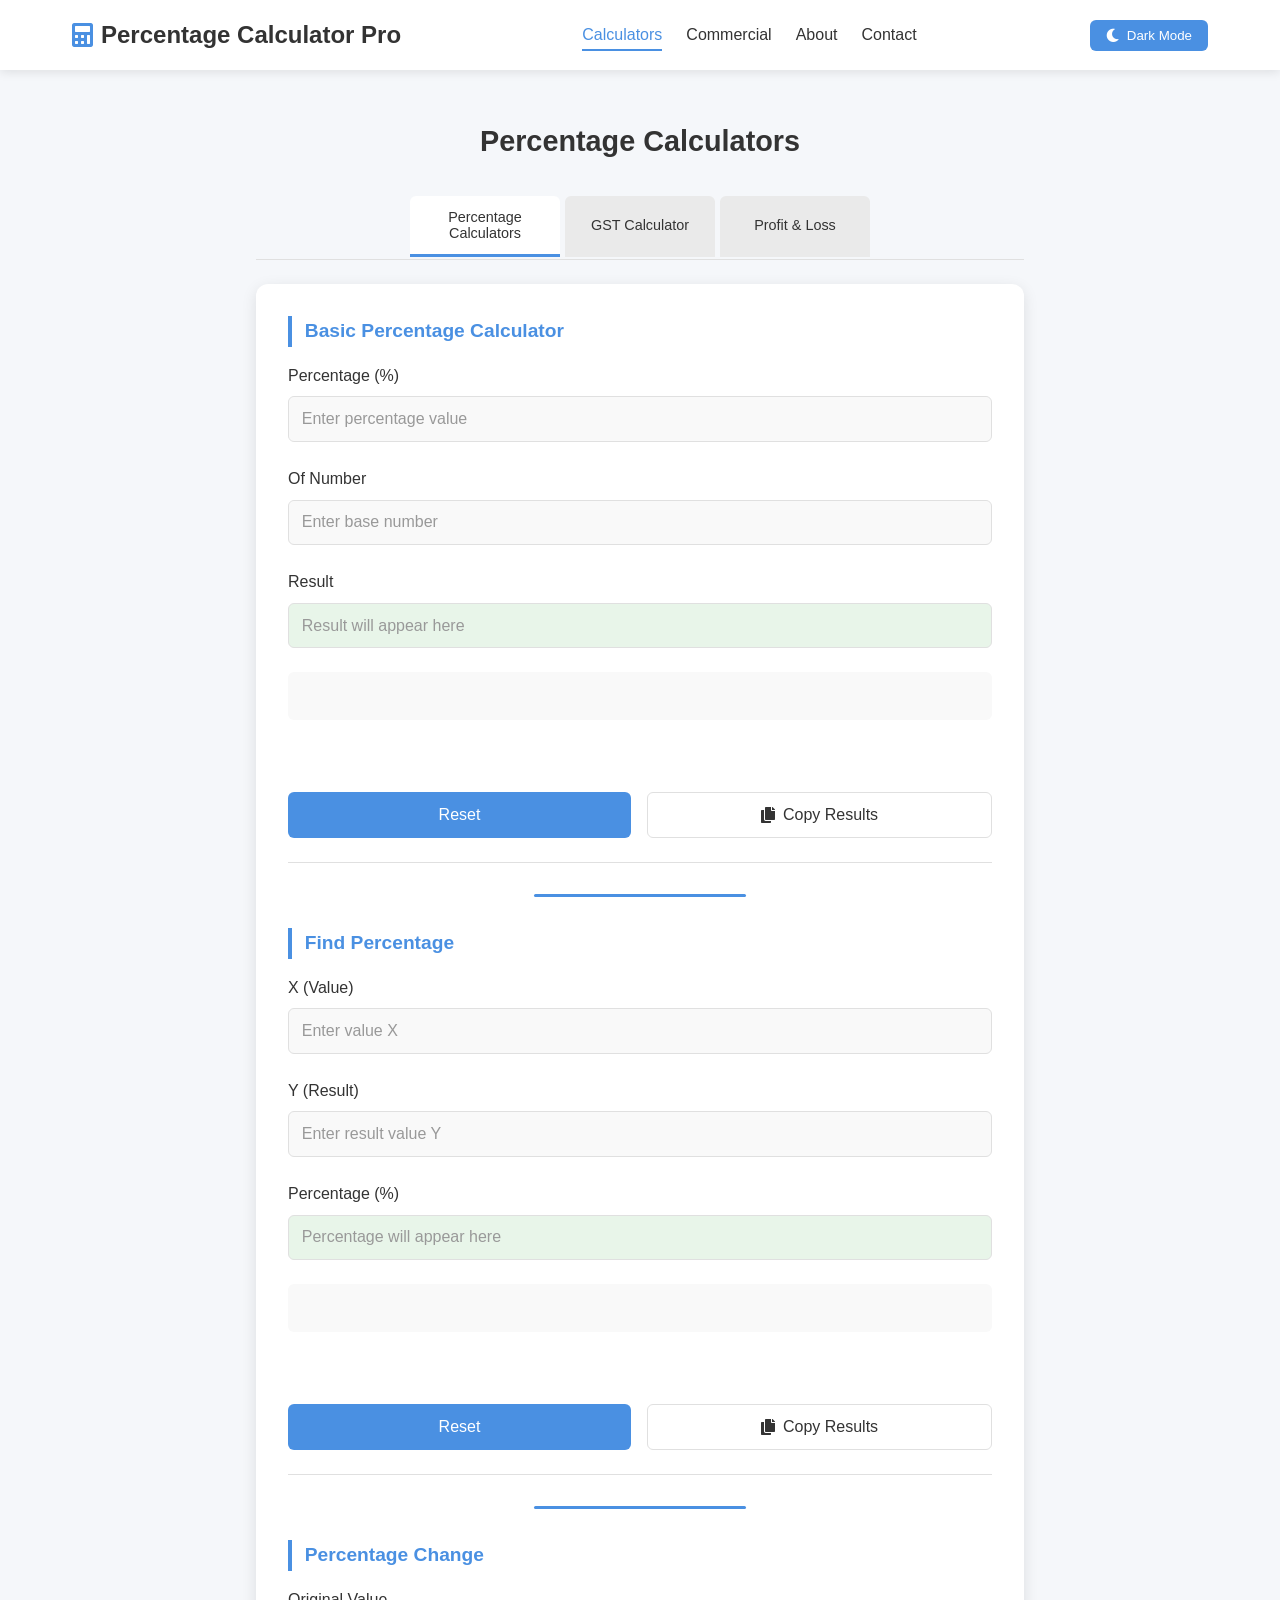
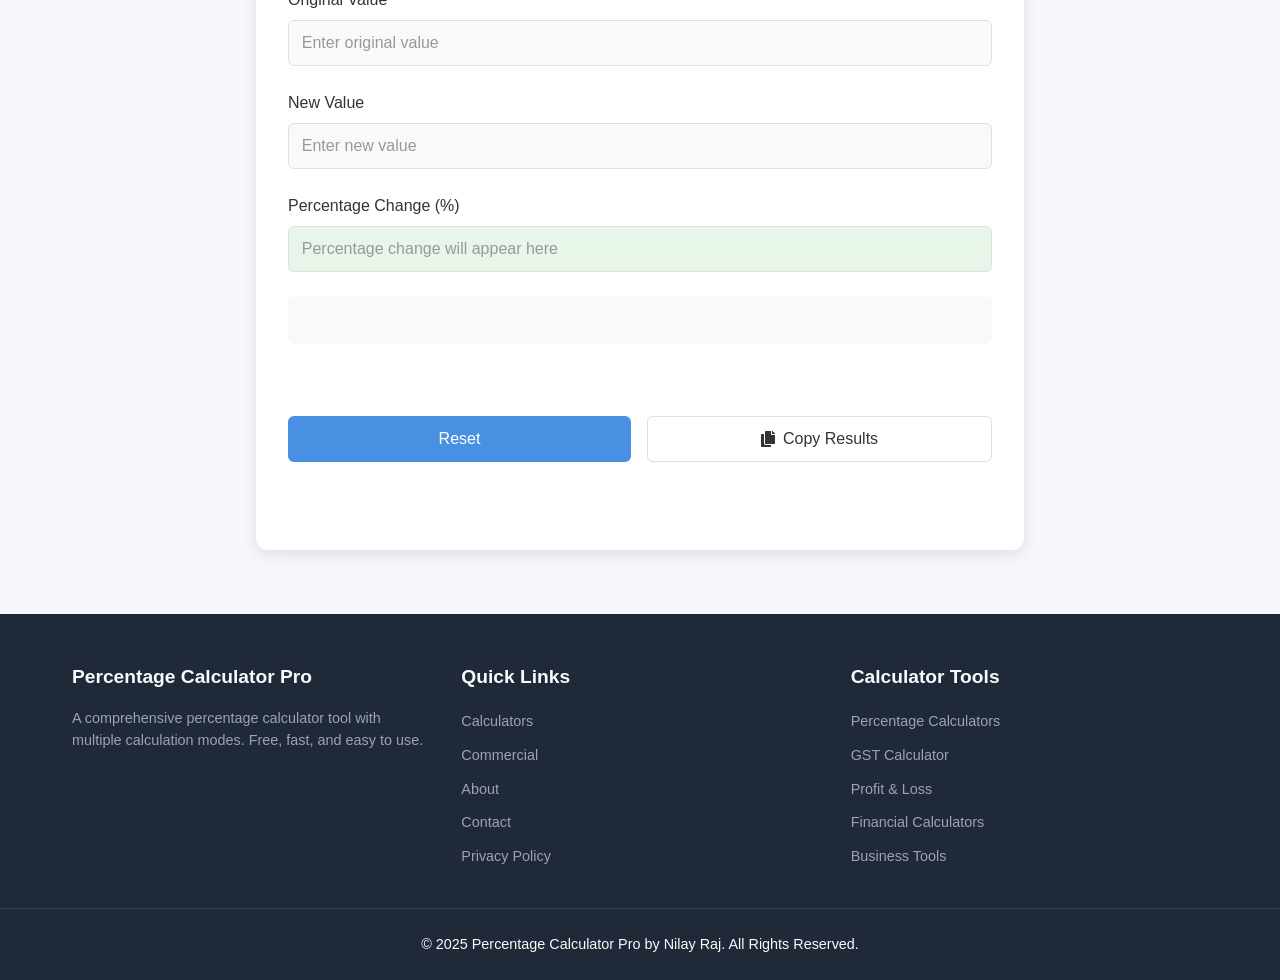
<file: index.html>
<!DOCTYPE html>
<html lang="en">
<head>
    <meta charset="UTF-8">
    <meta name="viewport" content="width=device-width, initial-scale=1.0">
    <title>Percentage Calculator Pro</title>
    <meta name="description" content="A comprehensive percentage and tax calculator with multiple calculation modes, GST calculator, and more.">
    <link rel="stylesheet" href="styles.css">
    <link rel="stylesheet" href="https://cdnjs.cloudflare.com/ajax/libs/font-awesome/5.15.4/css/all.min.css">
</head>
<body class="light-mode">
    <!-- Header -->
    <header class="site-header">
        <div class="header-content">
            <div class="logo">
                <h1><i class="fas fa-calculator"></i> Percentage Calculator Pro</h1>
            </div>
            <nav class="main-nav">
                <ul>
                    <li><a href="index.html" class="active">Calculators</a></li>
                    <li><a href="commercial.html">Commercial</a></li>
                    <li><a href="about.html">About</a></li>
                    <li><a href="contact.html">Contact</a></li>
                </ul>
            </nav>
            <div class="theme-toggle">
                <button id="theme-toggle-btn">
                    <i class="fas fa-moon"></i>
                    <span>Dark Mode</span>
                </button>
            </div>
        </div>
    </header>
    
    <div class="container">
        <h2 class="page-title">Percentage Calculators</h2>
        
        <div class="calculator-tabs">
            <button class="tab-btn active" data-tab="percentage-calculators">Percentage Calculators</button>
            <button class="tab-btn" data-tab="gst-calculator">GST Calculator</button>
            <button class="tab-btn" data-tab="profit-loss-calculator">Profit & Loss</button>
        </div>
        
        <!-- Combined Percentage Calculators Section -->
        <div class="calculator-card tab-content active" id="percentage-calculators-tab">
            <!-- Basic Percentage Calculator Section -->
            <div id="basic-section" class="calculator-section">
                <h3>Basic Percentage Calculator</h3>
                <div class="input-group">
                    <label for="percentage">Percentage (%)</label>
                    <div class="input-container">
                        <input type="text" id="percentage" placeholder="Enter percentage value">

                    </div>
                </div>
                
                <div class="input-group">
                    <label for="baseNumber">Of Number</label>
                    <div class="input-container">
                        <input type="text" id="baseNumber" placeholder="Enter base number">

                    </div>
                </div>
                
                <div class="input-group">
                    <label for="result">Result</label>
                    <div class="input-container">
                        <input type="text" id="result" placeholder="Result will appear here" class="result-field">

                    </div>
                </div>
                
                <div class="summary" id="calculation-summary">
                    <!-- Summary will appear here -->
                </div>
                
                <div class="error-message" id="error-message"></div>
                
                <div class="button-group">
                    <button id="reset-btn" class="reset-btn">Reset</button>
                    <button id="copy-btn" class="copy-btn"><i class="fas fa-copy"></i> Copy Results</button>
                </div>
            </div>
            
            <div class="section-divider"></div>
            
            <!-- Find Percentage Section -->
            <div id="find-percentage-section" class="calculator-section">
                <h3>Find Percentage</h3>
                <div class="input-group">
                    <label for="find-percentage-x">X (Value)</label>
                    <div class="input-container">
                        <input type="text" id="find-percentage-x" placeholder="Enter value X">

                    </div>
                </div>
                
                <div class="input-group">
                    <label for="find-percentage-y">Y (Result)</label>
                    <div class="input-container">
                        <input type="text" id="find-percentage-y" placeholder="Enter result value Y">

                    </div>
                </div>
                
                <div class="input-group">
                    <label for="find-percentage-result">Percentage (%)</label>
                    <div class="input-container">
                        <input type="text" id="find-percentage-result" placeholder="Percentage will appear here" class="result-field">

                    </div>
                </div>
                
                <div class="summary" id="find-percentage-summary">
                    <!-- Summary will appear here -->
                </div>
                
                <div class="error-message" id="find-percentage-error"></div>
                
                <div class="button-group">
                    <button id="find-percentage-reset-btn" class="reset-btn">Reset</button>
                    <button id="find-percentage-copy-btn" class="copy-btn"><i class="fas fa-copy"></i> Copy Results</button>
                </div>
            </div>
            
            <div class="section-divider"></div>
            
            <!-- Percentage Change Section -->
            <div id="percentage-change-section" class="calculator-section">
                <h3>Percentage Change</h3>
                <div class="input-group">
                    <label for="percentage-change-old">Original Value</label>
                    <div class="input-container">
                        <input type="text" id="percentage-change-old" placeholder="Enter original value">

                    </div>
                </div>
                
                <div class="input-group">
                    <label for="percentage-change-new">New Value</label>
                    <div class="input-container">
                        <input type="text" id="percentage-change-new" placeholder="Enter new value">

                    </div>
                </div>
                
                <div class="input-group">
                    <label for="percentage-change-result">Percentage Change (%)</label>
                    <div class="input-container">
                        <input type="text" id="percentage-change-result" placeholder="Percentage change will appear here" class="result-field">

                    </div>
                </div>
                
                <div class="summary" id="percentage-change-summary">
                    <!-- Summary will appear here -->
                </div>
                
                <div class="error-message" id="percentage-change-error"></div>
                
                <div class="button-group">
                    <button id="percentage-change-reset-btn" class="reset-btn">Reset</button>
                    <button id="percentage-change-copy-btn" class="copy-btn"><i class="fas fa-copy"></i> Copy Results</button>
                </div>
            </div>
        </div>
        
        <!-- Profit and Loss Calculator Section -->
        <div class="calculator-card tab-content" id="profit-loss-calculator-tab">
            <h2>Profit and Loss Calculator</h2>
            
            <div class="input-group">
                <label for="cost-price">Cost Price (₹)</label>
                <div class="input-container">
                    <input type="text" id="cost-price" placeholder="Enter cost price">

                </div>
            </div>
            
            <div class="input-group">
                <label for="selling-price">Selling Price (₹)</label>
                <div class="input-container">
                    <input type="text" id="selling-price" placeholder="Enter selling price">

                </div>
            </div>
            
            <div class="input-group">
                <label for="quantity">Quantity</label>
                <div class="input-container">
                    <input type="text" id="quantity" placeholder="Enter quantity" value="1">

                </div>
            </div>
            
            <!-- Results Container -->
            <div class="pl-results-container" id="pl-results">
                <div class="pl-result-type" id="pl-result-type">Enter values to see results</div>
                <div class="result-row">
                    <div class="result-label">Amount (₹):</div>
                    <div class="result-value" id="pl-amount">0.00</div>
                </div>
                <div class="result-row">
                    <div class="result-label">Percentage (%):</div>
                    <div class="result-value" id="pl-percentage">0.00</div>
                </div>
                <div class="result-row">
                    <div class="result-label">Total Amount (₹):</div>
                    <div class="result-value" id="pl-total-amount">0.00</div>
                </div>
            </div>
            
            <div class="summary" id="pl-summary">
                <!-- Summary will appear here -->
            </div>
            
            <div class="error-message" id="pl-error"></div>
            
            <div class="button-group">
                <button id="pl-reset-btn" class="reset-btn">Reset</button>
                <button id="pl-copy-btn" class="copy-btn"><i class="fas fa-copy"></i> Copy Results</button>
            </div>
        </div>
            
        <!-- GST Calculator Section -->
        <div class="calculator-card tab-content" id="gst-calculator-tab">
            <h2>GST Calculator</h2>
            
            <div class="input-group">
                <label for="gst-amount">Original Amount (₹)</label>
                <div class="input-container">
                    <input type="text" id="gst-amount" placeholder="Enter amount">

                </div>
            </div>
            
            <div class="input-group">
                <label for="gst-rate">GST Rate (%)</label>
                <div class="input-container">
                    <select id="gst-rate">
                        <option value="5">5%</option>
                        <option value="12">12%</option>
                        <option value="18" selected>18%</option>
                        <option value="28">28%</option>
                        <option value="custom">Custom</option>
                    </select>

                </div>
            </div>
            
            <div class="input-group hidden" id="custom-gst-rate-group">
                <label for="custom-gst-rate">Custom GST Rate (%)</label>
                <div class="input-container">
                    <input type="text" id="custom-gst-rate" placeholder="Enter custom GST rate">

                </div>
            </div>
            
            <div class="gst-toggle">
                <label class="toggle-label">
                    <input type="radio" name="gst-toggle" id="include-gst" checked>
                    <span>Include GST (Add to amount)</span>
                </label>
                <label class="toggle-label">
                    <input type="radio" name="gst-toggle" id="exclude-gst">
                    <span>Extract GST (GST included in amount)</span>
                </label>
            </div>
            
            <!-- Results for Include GST mode -->
            <div class="results-container" id="include-gst-results">
                <div class="result-row">
                    <div class="result-label">GST Amount (₹):</div>
                    <div class="result-value" id="gst-tax-amount">0.00</div>
                </div>
                <div class="result-row">
                    <div class="result-label">Final Amount (₹):</div>
                    <div class="result-value" id="gst-final-amount">0.00</div>
                </div>
            </div>
            
            <!-- Results for Extract GST mode -->
            <div class="results-container hidden" id="extract-gst-results">
                <div class="result-row">
                    <div class="result-label">GST Amount (₹):</div>
                    <div class="result-value" id="gst-tax-amount-extract">0.00</div>
                </div>
                <div class="result-row">
                    <div class="result-label">Base Amount (₹):</div>
                    <div class="result-value" id="gst-base-amount">0.00</div>
                </div>
            </div>
            
            <div class="summary" id="gst-summary">
                <!-- Summary will appear here -->
            </div>
            
            <div class="error-message" id="gst-error"></div>
            
            <div class="button-group">
                <button id="gst-reset-btn" class="reset-btn">Reset</button>
                <button id="gst-copy-btn" class="copy-btn"><i class="fas fa-copy"></i> Copy Results</button>
            </div>
        </div>
    </div>
    
    <!-- Footer -->
    <footer class="site-footer">
        <div class="footer-content">
            <div class="footer-section">
                <h3>Percentage Calculator Pro</h3>
                <p>A comprehensive percentage calculator tool with multiple calculation modes. Free, fast, and easy to use.</p>
            </div>
            
            <div class="footer-section">
                <h3>Quick Links</h3>
                <ul>
                    <li><a href="index.html">Calculators</a></li>
                    <li><a href="commercial.html">Commercial</a></li>
                    <li><a href="about.html">About</a></li>
                    <li><a href="contact.html">Contact</a></li>
                    <li><a href="privacy.html">Privacy Policy</a></li>
                </ul>
            </div>
            
            <div class="footer-section">
                <h3>Calculator Tools</h3>
                <ul>
                    <li><a href="#" data-tab="percentage-calculators" class="footer-tab-link">Percentage Calculators</a></li>
                    <li><a href="#" data-tab="gst-calculator" class="footer-tab-link">GST Calculator</a></li>
                    <li><a href="#" data-tab="profit-loss-calculator" class="footer-tab-link">Profit & Loss</a></li>
                    <li><a href="commercial.html">Financial Calculators</a></li>
                    <li><a href="commercial.html">Business Tools</a></li>
                </ul>
            </div>
        </div>
        
        <div class="footer-bottom">
            <p>&copy; 2025 Percentage Calculator Pro by Nilay Raj. All Rights Reserved.</p>
        </div>
    </footer>
    
    <script src="script.js"></script>
</body>
</html>
</file>
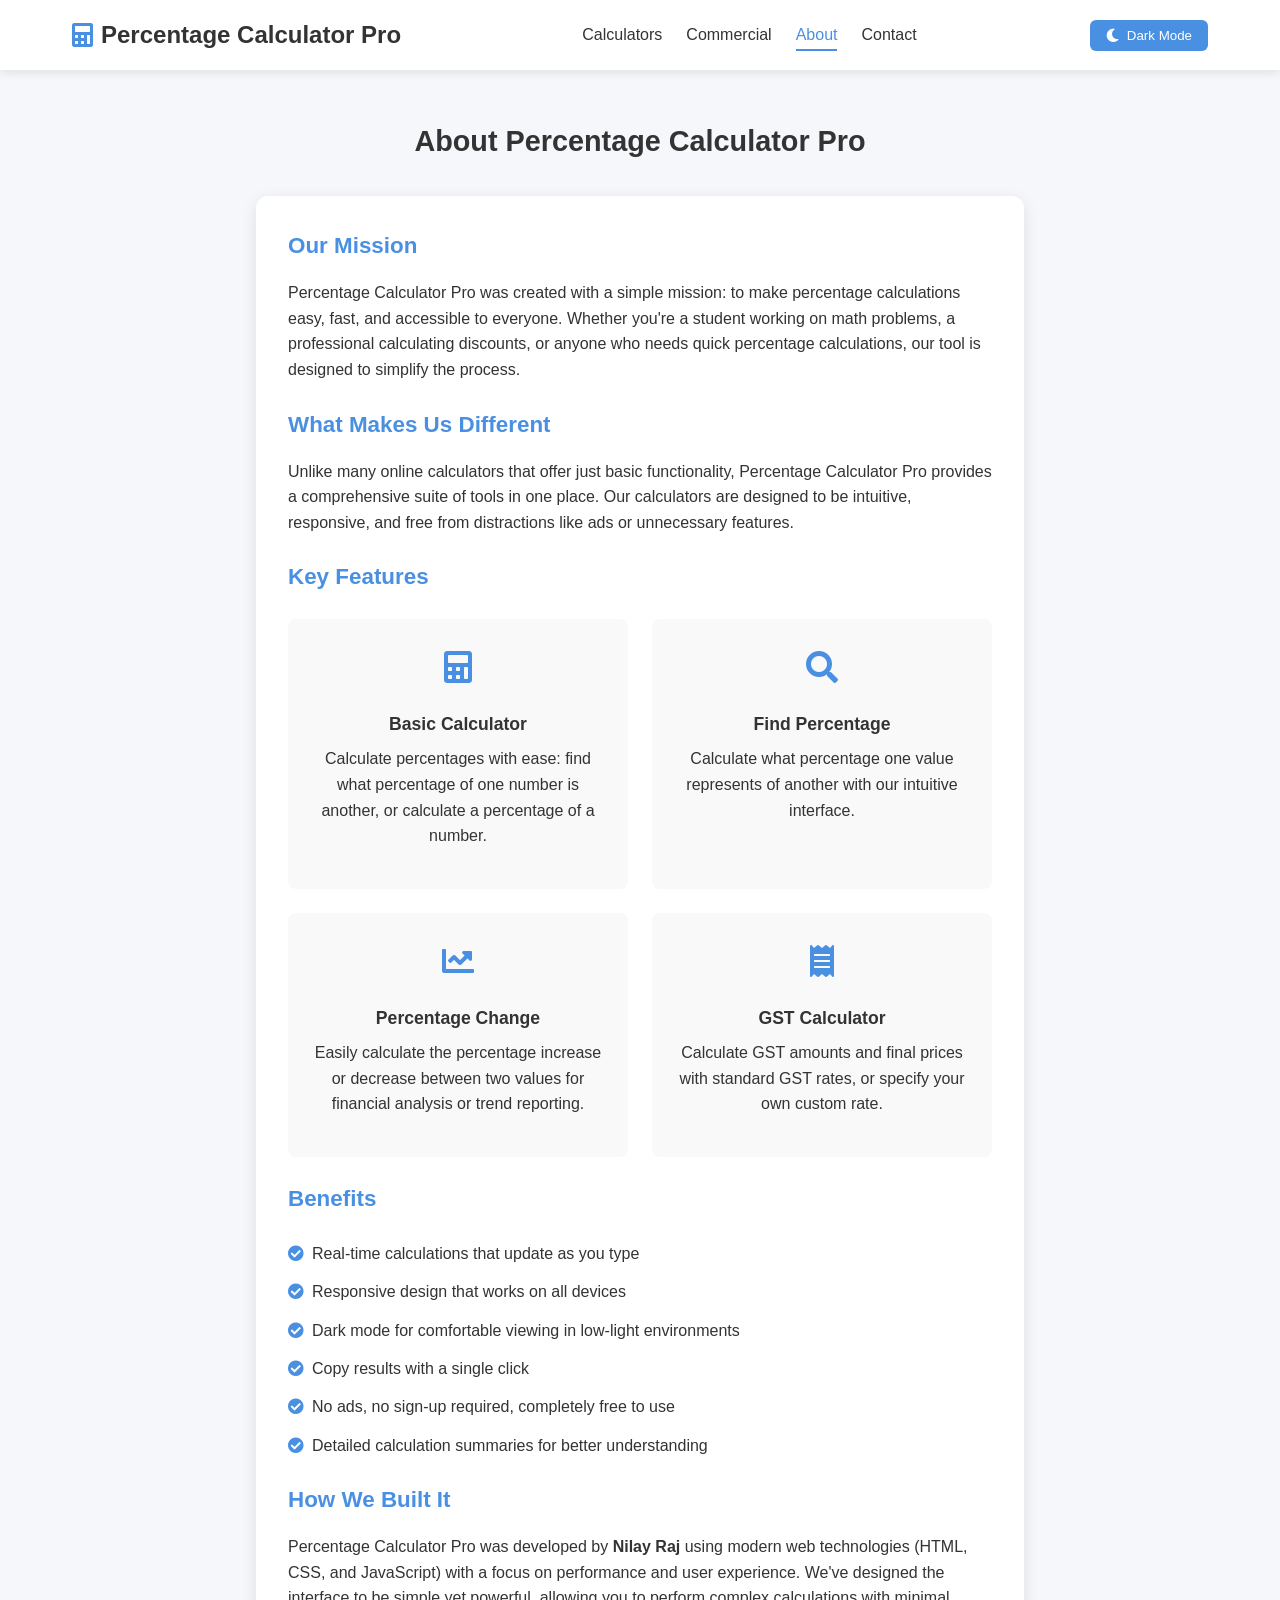
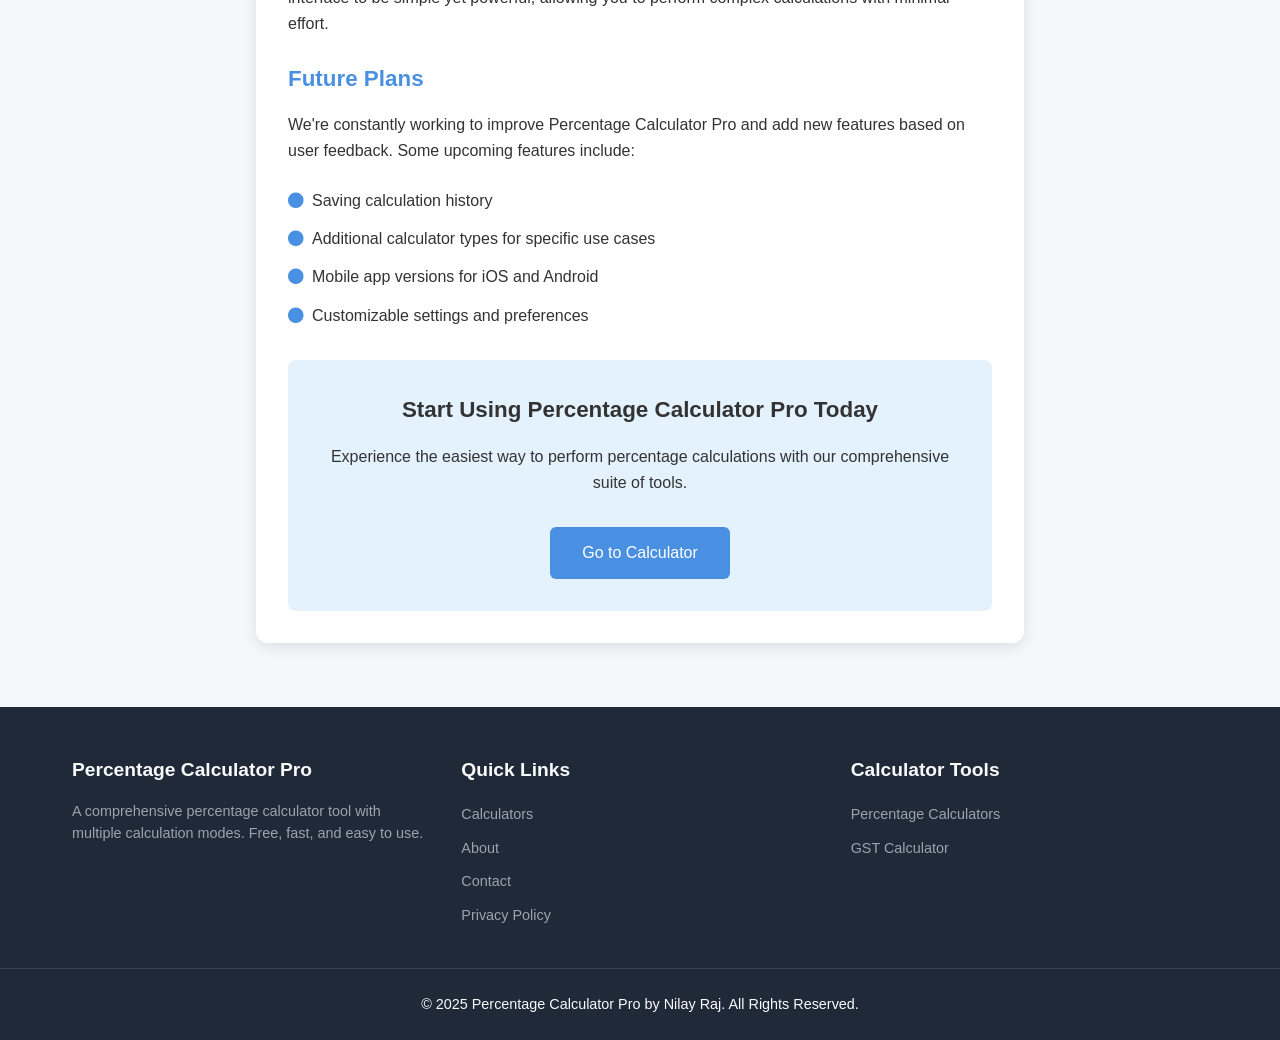
<file: about.html>
<!DOCTYPE html>
<html lang="en">
<head>
    <meta charset="UTF-8">
    <meta name="viewport" content="width=device-width, initial-scale=1.0">
    <title>About - Percentage Calculator Pro</title>
    <meta name="description" content="Learn about Percentage Calculator Pro - a comprehensive tool for all your percentage calculations.">
    <link rel="stylesheet" href="styles.css">
    <link rel="stylesheet" href="https://cdnjs.cloudflare.com/ajax/libs/font-awesome/5.15.4/css/all.min.css">
</head>
<body class="light-mode">
    <!-- Header -->
    <header class="site-header">
        <div class="header-content">
            <div class="logo">
                <h1><i class="fas fa-calculator"></i> Percentage Calculator Pro</h1>
            </div>
            <nav class="main-nav">
                <ul>
                    <li><a href="index.html">Calculators</a></li>
                    <li><a href="commercial.html">Commercial</a></li>
                    <li><a href="about.html" class="active">About</a></li>
                    <li><a href="contact.html">Contact</a></li>
                </ul>
            </nav>
            <div class="theme-toggle">
                <button id="theme-toggle-btn">
                    <i class="fas fa-moon"></i>
                    <span>Dark Mode</span>
                </button>
            </div>
        </div>
    </header>
    
    <div class="container">
        <h2 class="page-title">About Percentage Calculator Pro</h2>
        
        <div class="about-section">
            <div class="about-content">
                <h3>Our Mission</h3>
                <p>Percentage Calculator Pro was created with a simple mission: to make percentage calculations easy, fast, and accessible to everyone. Whether you're a student working on math problems, a professional calculating discounts, or anyone who needs quick percentage calculations, our tool is designed to simplify the process.</p>
                
                <h3>What Makes Us Different</h3>
                <p>Unlike many online calculators that offer just basic functionality, Percentage Calculator Pro provides a comprehensive suite of tools in one place. Our calculators are designed to be intuitive, responsive, and free from distractions like ads or unnecessary features.</p>
                
                <h3>Key Features</h3>
                <div class="feature-grid">
                    <div class="feature-card">
                        <div class="feature-icon">
                            <i class="fas fa-calculator"></i>
                        </div>
                        <h4>Basic Calculator</h4>
                        <p>Calculate percentages with ease: find what percentage of one number is another, or calculate a percentage of a number.</p>
                    </div>
                    
                    <div class="feature-card">
                        <div class="feature-icon">
                            <i class="fas fa-search"></i>
                        </div>
                        <h4>Find Percentage</h4>
                        <p>Calculate what percentage one value represents of another with our intuitive interface.</p>
                    </div>
                    
                    <div class="feature-card">
                        <div class="feature-icon">
                            <i class="fas fa-chart-line"></i>
                        </div>
                        <h4>Percentage Change</h4>
                        <p>Easily calculate the percentage increase or decrease between two values for financial analysis or trend reporting.</p>
                    </div>
                    
                    <div class="feature-card">
                        <div class="feature-icon">
                            <i class="fas fa-receipt"></i>
                        </div>
                        <h4>GST Calculator</h4>
                        <p>Calculate GST amounts and final prices with standard GST rates, or specify your own custom rate.</p>
                    </div>
                </div>
                
                <h3>Benefits</h3>
                <ul class="benefits-list">
                    <li><i class="fas fa-check-circle"></i> Real-time calculations that update as you type</li>
                    <li><i class="fas fa-check-circle"></i> Responsive design that works on all devices</li>
                    <li><i class="fas fa-check-circle"></i> Dark mode for comfortable viewing in low-light environments</li>
                    <li><i class="fas fa-check-circle"></i> Copy results with a single click</li>
                    <li><i class="fas fa-check-circle"></i> No ads, no sign-up required, completely free to use</li>
                    <li><i class="fas fa-check-circle"></i> Detailed calculation summaries for better understanding</li>
                </ul>
                
                <h3>How We Built It</h3>
                <p>Percentage Calculator Pro was developed by <strong>Nilay Raj</strong> using modern web technologies (HTML, CSS, and JavaScript) with a focus on performance and user experience. We've designed the interface to be simple yet powerful, allowing you to perform complex calculations with minimal effort.</p>
                
                <h3>Future Plans</h3>
                <p>We're constantly working to improve Percentage Calculator Pro and add new features based on user feedback. Some upcoming features include:</p>
                <ul class="benefits-list">
                    <li><i class="fas fa-circle"></i> Saving calculation history</li>
                    <li><i class="fas fa-circle"></i> Additional calculator types for specific use cases</li>
                    <li><i class="fas fa-circle"></i> Mobile app versions for iOS and Android</li>
                    <li><i class="fas fa-circle"></i> Customizable settings and preferences</li>
                </ul>
                
                <div class="cta-box">
                    <h3>Start Using Percentage Calculator Pro Today</h3>
                    <p>Experience the easiest way to perform percentage calculations with our comprehensive suite of tools.</p>
                    <a href="index.html" class="cta-button">Go to Calculator</a>
                </div>
            </div>
        </div>
    </div>
    
    <!-- Footer -->
    <footer class="site-footer">
        <div class="footer-content">
            <div class="footer-section">
                <h3>Percentage Calculator Pro</h3>
                <p>A comprehensive percentage calculator tool with multiple calculation modes. Free, fast, and easy to use.</p>
            </div>
            
            <div class="footer-section">
                <h3>Quick Links</h3>
                <ul>
                    <li><a href="index.html">Calculators</a></li>
                    <li><a href="about.html">About</a></li>
                    <li><a href="contact.html">Contact</a></li>
                    <li><a href="privacy.html">Privacy Policy</a></li>
                </ul>
            </div>
            
            <div class="footer-section">
                <h3>Calculator Tools</h3>
                <ul>
                    <li><a href="#" data-tab="percentage-calculators" class="footer-tab-link">Percentage Calculators</a></li>
                    <li><a href="#" data-tab="gst-calculator" class="footer-tab-link">GST Calculator</a></li>
                </ul>
            </div>
        </div>
        
        <div class="footer-bottom">
            <p>&copy; 2025 Percentage Calculator Pro by Nilay Raj. All Rights Reserved.</p>
        </div>
    </footer>
    
    <script src="script.js"></script>
</body>
</html>
</file>
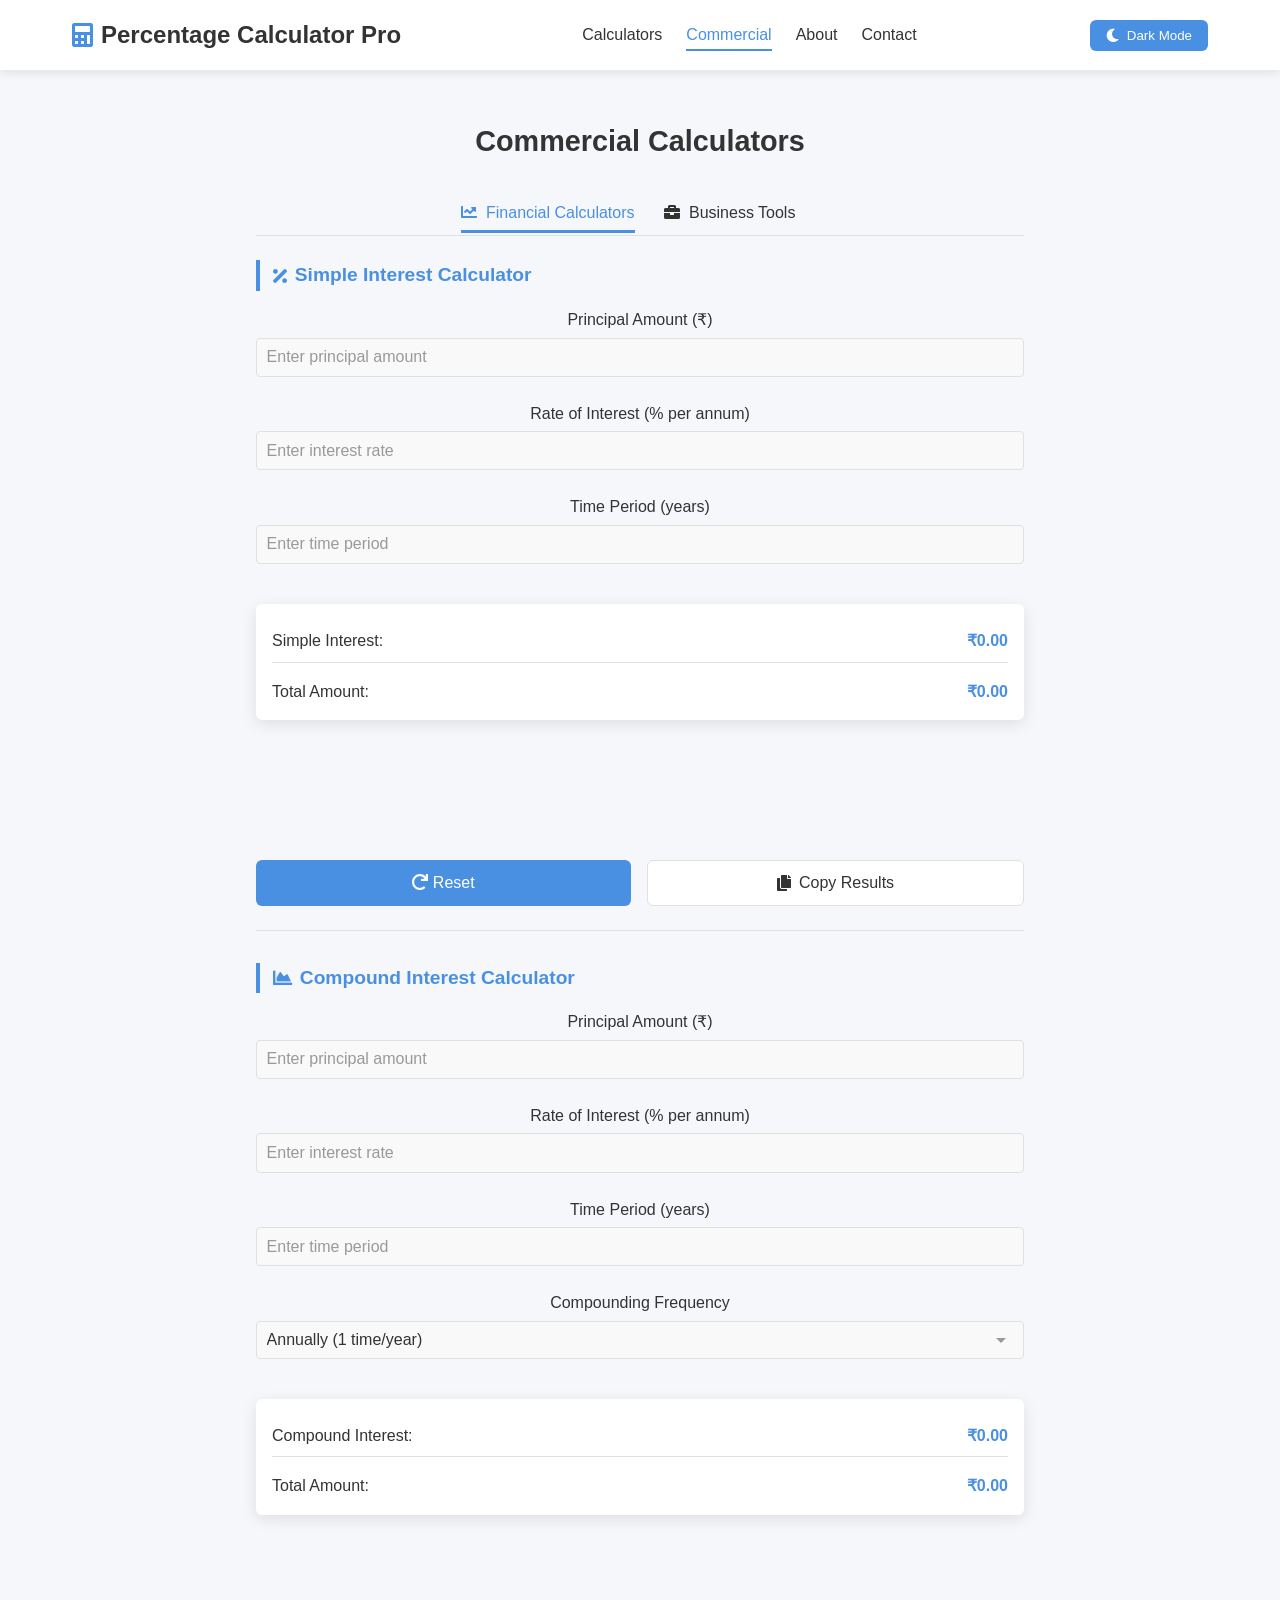
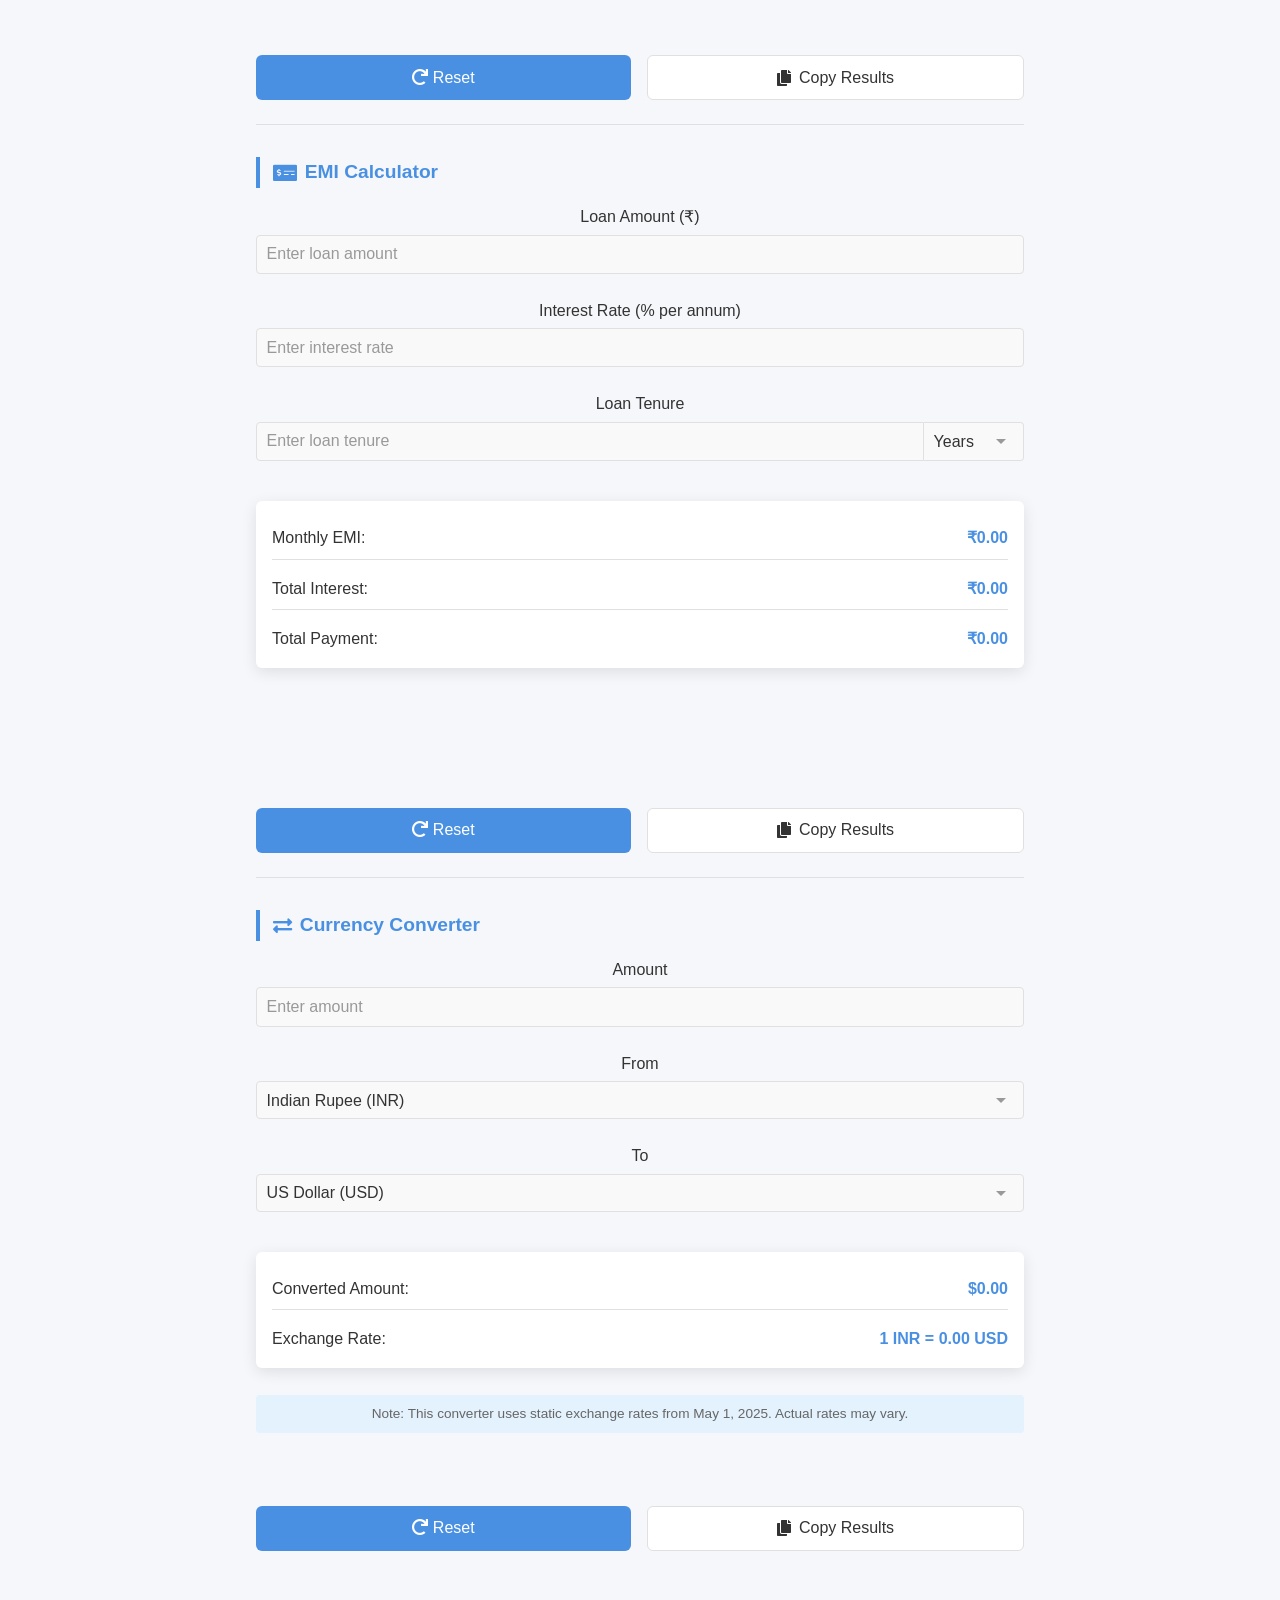
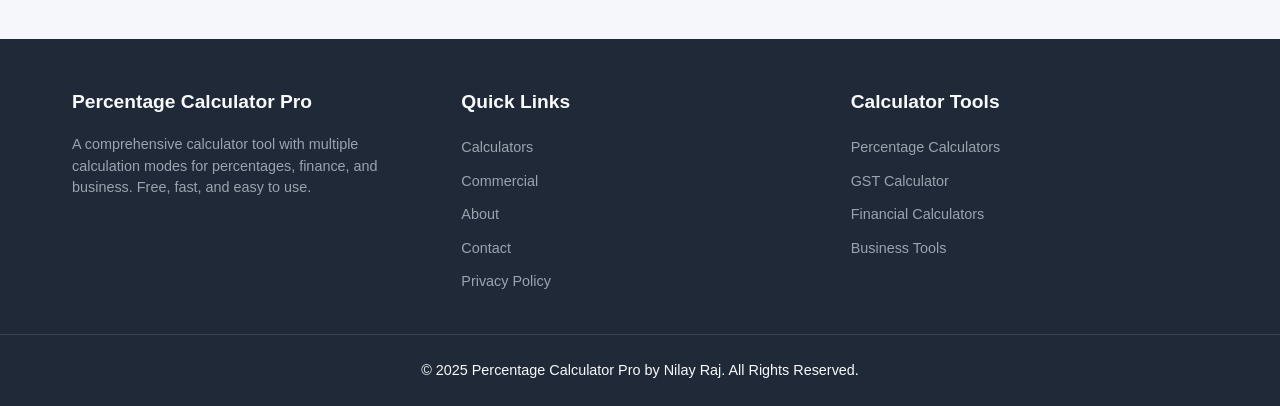
<file: commercial.html>
<!DOCTYPE html>
<html lang="en">
<head>
    <meta charset="UTF-8">
    <meta name="viewport" content="width=device-width, initial-scale=1.0">
    <title>Commercial Calculators - Percentage Calculator Pro</title>
    <meta name="description" content="Advanced financial and business calculators for commerce students and professionals.">
    <link rel="stylesheet" href="styles.css">
    <link rel="stylesheet" href="https://cdnjs.cloudflare.com/ajax/libs/font-awesome/5.15.4/css/all.min.css">
</head>
<body class="light-mode">
    <!-- Header -->
    <header class="site-header">
        <div class="header-content">
            <div class="logo">
                <h1><i class="fas fa-calculator"></i> Percentage Calculator Pro</h1>
            </div>
            <nav class="main-nav">
                <ul>
                    <li><a href="index.html">Calculators</a></li>
                    <li><a href="commercial.html" class="active">Commercial</a></li>
                    <li><a href="about.html">About</a></li>
                    <li><a href="contact.html">Contact</a></li>
                </ul>
            </nav>
            <div class="theme-toggle">
                <button id="theme-toggle-btn">
                    <i class="fas fa-moon"></i>
                    <span>Dark Mode</span>
                </button>
            </div>
        </div>
    </header>
    
    <div class="container">
        <h2 class="page-title">Commercial Calculators</h2>
        
        <!-- Calculator Tabs Navigation -->
        <div class="calculator-tabs">
            <button class="tab-button active" data-tab="financial-calculators">
                <i class="fas fa-chart-line"></i> Financial Calculators
            </button>
            <button class="tab-button" data-tab="business-tools">
                <i class="fas fa-briefcase"></i> Business Tools
            </button>
        </div>
        
        <!-- Financial Calculators Section -->
        <div class="calculator-content active" id="financial-calculators">
            <div class="calculator-section">
                <h3><i class="fas fa-percentage"></i> Simple Interest Calculator</h3>
                <div class="calculator-form">
                    <div class="form-group">
                        <label for="simple-principal">Principal Amount (₹)</label>
                        <input type="number" id="simple-principal" placeholder="Enter principal amount">
                    </div>
                    
                    <div class="form-group">
                        <label for="simple-rate">Rate of Interest (% per annum)</label>
                        <input type="number" id="simple-rate" placeholder="Enter interest rate">
                    </div>
                    
                    <div class="form-group">
                        <label for="simple-time">Time Period (years)</label>
                        <input type="number" id="simple-time" placeholder="Enter time period">
                    </div>
                    
                    <div class="result-container" id="simple-interest-results">
                        <div class="result-row">
                            <div class="result-label">Simple Interest:</div>
                            <div class="result-value" id="simple-interest-amount">₹0.00</div>
                        </div>
                        <div class="result-row">
                            <div class="result-label">Total Amount:</div>
                            <div class="result-value" id="simple-interest-total">₹0.00</div>
                        </div>
                    </div>
                    
                    <div class="calculator-error" id="simple-interest-error"></div>
                    
                    <div class="calculator-summary" id="simple-interest-summary"></div>
                    
                    <div class="button-group">
                        <button class="reset-btn" id="simple-interest-reset-btn">
                            <i class="fas fa-redo"></i> Reset
                        </button>
                        <button class="copy-btn" id="simple-interest-copy-btn">
                            <i class="fas fa-copy"></i> Copy Results
                        </button>
                    </div>
                </div>
            </div>
            
            <div class="calculator-section">
                <h3><i class="fas fa-chart-area"></i> Compound Interest Calculator</h3>
                <div class="calculator-form">
                    <div class="form-group">
                        <label for="compound-principal">Principal Amount (₹)</label>
                        <input type="number" id="compound-principal" placeholder="Enter principal amount">
                    </div>
                    
                    <div class="form-group">
                        <label for="compound-rate">Rate of Interest (% per annum)</label>
                        <input type="number" id="compound-rate" placeholder="Enter interest rate">
                    </div>
                    
                    <div class="form-group">
                        <label for="compound-time">Time Period (years)</label>
                        <input type="number" id="compound-time" placeholder="Enter time period">
                    </div>
                    
                    <div class="form-group">
                        <label for="compound-frequency">Compounding Frequency</label>
                        <select id="compound-frequency">
                            <option value="1">Annually (1 time/year)</option>
                            <option value="2">Semi-Annually (2 times/year)</option>
                            <option value="4">Quarterly (4 times/year)</option>
                            <option value="12">Monthly (12 times/year)</option>
                            <option value="365">Daily (365 times/year)</option>
                        </select>
                    </div>
                    
                    <div class="result-container" id="compound-interest-results">
                        <div class="result-row">
                            <div class="result-label">Compound Interest:</div>
                            <div class="result-value" id="compound-interest-amount">₹0.00</div>
                        </div>
                        <div class="result-row">
                            <div class="result-label">Total Amount:</div>
                            <div class="result-value" id="compound-interest-total">₹0.00</div>
                        </div>
                    </div>
                    
                    <div class="calculator-error" id="compound-interest-error"></div>
                    
                    <div class="calculator-summary" id="compound-interest-summary"></div>
                    
                    <div class="button-group">
                        <button class="reset-btn" id="compound-interest-reset-btn">
                            <i class="fas fa-redo"></i> Reset
                        </button>
                        <button class="copy-btn" id="compound-interest-copy-btn">
                            <i class="fas fa-copy"></i> Copy Results
                        </button>
                    </div>
                </div>
            </div>
            
            <div class="calculator-section">
                <h3><i class="fas fa-money-check-alt"></i> EMI Calculator</h3>
                <div class="calculator-form">
                    <div class="form-group">
                        <label for="loan-amount">Loan Amount (₹)</label>
                        <input type="number" id="loan-amount" placeholder="Enter loan amount">
                    </div>
                    
                    <div class="form-group">
                        <label for="loan-rate">Interest Rate (% per annum)</label>
                        <input type="number" id="loan-rate" placeholder="Enter interest rate">
                    </div>
                    
                    <div class="form-group">
                        <label for="loan-tenure">Loan Tenure</label>
                        <div class="input-with-select">
                            <input type="number" id="loan-tenure" placeholder="Enter loan tenure">
                            <select id="loan-tenure-type">
                                <option value="year">Years</option>
                                <option value="month">Months</option>
                            </select>
                        </div>
                    </div>
                    
                    <div class="result-container" id="emi-results">
                        <div class="result-row">
                            <div class="result-label">Monthly EMI:</div>
                            <div class="result-value" id="monthly-emi">₹0.00</div>
                        </div>
                        <div class="result-row">
                            <div class="result-label">Total Interest:</div>
                            <div class="result-value" id="total-interest">₹0.00</div>
                        </div>
                        <div class="result-row">
                            <div class="result-label">Total Payment:</div>
                            <div class="result-value" id="total-payment">₹0.00</div>
                        </div>
                    </div>
                    
                    <div class="calculator-error" id="emi-error"></div>
                    
                    <div class="calculator-summary" id="emi-summary"></div>
                    
                    <div class="button-group">
                        <button class="reset-btn" id="emi-reset-btn">
                            <i class="fas fa-redo"></i> Reset
                        </button>
                        <button class="copy-btn" id="emi-copy-btn">
                            <i class="fas fa-copy"></i> Copy Results
                        </button>
                    </div>
                </div>
            </div>
            
            <div class="calculator-section">
                <h3><i class="fas fa-exchange-alt"></i> Currency Converter</h3>
                <div class="calculator-form">
                    <div class="form-group">
                        <label for="currency-amount">Amount</label>
                        <input type="number" id="currency-amount" placeholder="Enter amount">
                    </div>
                    
                    <div class="form-group">
                        <label for="from-currency">From</label>
                        <select id="from-currency">
                            <option value="INR">Indian Rupee (INR)</option>
                            <option value="USD">US Dollar (USD)</option>
                            <option value="EUR">Euro (EUR)</option>
                            <option value="GBP">British Pound (GBP)</option>
                        </select>
                    </div>
                    
                    <div class="form-group">
                        <label for="to-currency">To</label>
                        <select id="to-currency">
                            <option value="USD">US Dollar (USD)</option>
                            <option value="INR">Indian Rupee (INR)</option>
                            <option value="EUR">Euro (EUR)</option>
                            <option value="GBP">British Pound (GBP)</option>
                        </select>
                    </div>
                    
                    <div class="result-container" id="currency-results">
                        <div class="result-row">
                            <div class="result-label">Converted Amount:</div>
                            <div class="result-value" id="converted-amount">$0.00</div>
                        </div>
                        <div class="result-row">
                            <div class="result-label">Exchange Rate:</div>
                            <div class="result-value" id="exchange-rate">1 INR = 0.00 USD</div>
                        </div>
                    </div>
                    
                    <div class="calculator-note">
                        <p>Note: This converter uses static exchange rates from May 1, 2025. Actual rates may vary.</p>
                    </div>
                    
                    <div class="calculator-error" id="currency-error"></div>
                    
                    <div class="button-group">
                        <button class="reset-btn" id="currency-reset-btn">
                            <i class="fas fa-redo"></i> Reset
                        </button>
                        <button class="copy-btn" id="currency-copy-btn">
                            <i class="fas fa-copy"></i> Copy Results
                        </button>
                    </div>
                </div>
            </div>
        </div>
        
        <!-- Business Tools Section -->
        <div class="calculator-content" id="business-tools">
            <div class="calculator-section">
                <h3><i class="fas fa-chart-pie"></i> Profit & Loss Calculator</h3>
                <div class="calculator-form">
                    <div class="form-group">
                        <label for="cost-price-business">Cost Price (₹)</label>
                        <input type="number" id="cost-price-business" placeholder="Enter cost price">
                    </div>
                    
                    <div class="form-group">
                        <label for="selling-price-business">Selling Price (₹)</label>
                        <input type="number" id="selling-price-business" placeholder="Enter selling price">
                    </div>
                    
                    <div class="form-group">
                        <label for="marked-price">Marked Price (₹)</label>
                        <input type="number" id="marked-price" placeholder="Enter marked price (optional)">
                    </div>
                    
                    <div class="form-group">
                        <label for="discount-percentage">Discount (%)</label>
                        <input type="number" id="discount-percentage" placeholder="Enter discount percentage (optional)">
                    </div>
                    
                    <div class="dynamic-fields">
                        <div class="form-group">
                            <div class="checkbox-field">
                                <input type="checkbox" id="show-quantity">
                                <label for="show-quantity">Include Quantity</label>
                            </div>
                        </div>
                        
                        <div class="form-group hidden" id="quantity-field">
                            <label for="quantity-business">Quantity</label>
                            <input type="number" id="quantity-business" value="1" min="1">
                        </div>
                    </div>
                    
                    <div class="result-container" id="pl-business-results">
                        <div class="result-row">
                            <div class="result-label">Result Type:</div>
                            <div class="result-value" id="pl-result-type-business">Enter values to see results</div>
                        </div>
                        <div class="result-row">
                            <div class="result-label">Amount:</div>
                            <div class="result-value" id="pl-amount-business">₹0.00</div>
                        </div>
                        <div class="result-row">
                            <div class="result-label">Percentage:</div>
                            <div class="result-value" id="pl-percentage-business">0.00%</div>
                        </div>
                        <div class="result-row hidden" id="pl-total-row">
                            <div class="result-label">Total Amount:</div>
                            <div class="result-value" id="pl-total-amount-business">₹0.00</div>
                        </div>
                        <div class="result-row" id="discount-row">
                            <div class="result-label">Discount Amount:</div>
                            <div class="result-value" id="discount-amount">₹0.00</div>
                        </div>
                    </div>
                    
                    <div class="calculator-error" id="pl-business-error"></div>
                    
                    <div class="calculator-summary" id="pl-business-summary"></div>
                    
                    <div class="button-group">
                        <button class="reset-btn" id="pl-business-reset-btn">
                            <i class="fas fa-redo"></i> Reset
                        </button>
                        <button class="copy-btn" id="pl-business-copy-btn">
                            <i class="fas fa-copy"></i> Copy Results
                        </button>
                    </div>
                </div>
            </div>
            
            <div class="calculator-section">
                <h3><i class="fas fa-balance-scale"></i> Break-even Point Calculator</h3>
                <div class="calculator-form">
                    <div class="form-group">
                        <label for="fixed-cost">Fixed Cost (₹)</label>
                        <input type="number" id="fixed-cost" placeholder="Enter total fixed cost">
                    </div>
                    
                    <div class="form-group">
                        <label for="variable-cost">Variable Cost per Unit (₹)</label>
                        <input type="number" id="variable-cost" placeholder="Enter variable cost per unit">
                    </div>
                    
                    <div class="form-group">
                        <label for="selling-price-unit">Selling Price per Unit (₹)</label>
                        <input type="number" id="selling-price-unit" placeholder="Enter selling price per unit">
                    </div>
                    
                    <div class="result-container" id="breakeven-results">
                        <div class="result-row">
                            <div class="result-label">Break-even Point (Units):</div>
                            <div class="result-value" id="breakeven-units">0 units</div>
                        </div>
                        <div class="result-row">
                            <div class="result-label">Break-even Point (Revenue):</div>
                            <div class="result-value" id="breakeven-revenue">₹0.00</div>
                        </div>
                        <div class="result-row">
                            <div class="result-label">Contribution Margin per Unit:</div>
                            <div class="result-value" id="contribution-margin">₹0.00</div>
                        </div>
                        <div class="result-row">
                            <div class="result-label">Contribution Margin Ratio:</div>
                            <div class="result-value" id="contribution-ratio">0.00%</div>
                        </div>
                    </div>
                    
                    <div class="calculator-error" id="breakeven-error"></div>
                    
                    <div class="calculator-summary" id="breakeven-summary"></div>
                    
                    <div class="button-group">
                        <button class="reset-btn" id="breakeven-reset-btn">
                            <i class="fas fa-redo"></i> Reset
                        </button>
                        <button class="copy-btn" id="breakeven-copy-btn">
                            <i class="fas fa-copy"></i> Copy Results
                        </button>
                    </div>
                </div>
            </div>
            
            <div class="calculator-section">
                <h3><i class="fas fa-percent"></i> Percentage Change Calculator</h3>
                <div class="calculator-form">
                    <div class="form-group">
                        <label for="old-value-business">Original Value</label>
                        <input type="number" id="old-value-business" placeholder="Enter original value">
                    </div>
                    
                    <div class="form-group">
                        <label for="new-value-business">New Value</label>
                        <input type="number" id="new-value-business" placeholder="Enter new value">
                    </div>
                    
                    <div class="result-container" id="percentage-change-business-results">
                        <div class="result-row">
                            <div class="result-label">Percentage Change:</div>
                            <div class="result-value" id="percentage-change-result-business">0.00%</div>
                        </div>
                        <div class="result-row">
                            <div class="result-label">Change Amount:</div>
                            <div class="result-value" id="absolute-change">0.00</div>
                        </div>
                    </div>
                    
                    <div class="calculator-error" id="percentage-change-business-error"></div>
                    
                    <div class="calculator-summary" id="percentage-change-business-summary"></div>
                    
                    <div class="button-group">
                        <button class="reset-btn" id="percentage-change-business-reset-btn">
                            <i class="fas fa-redo"></i> Reset
                        </button>
                        <button class="copy-btn" id="percentage-change-business-copy-btn">
                            <i class="fas fa-copy"></i> Copy Results
                        </button>
                    </div>
                </div>
            </div>
        </div>
    </div>
    
    <!-- Footer -->
    <footer class="site-footer">
        <div class="footer-content">
            <div class="footer-section">
                <h3>Percentage Calculator Pro</h3>
                <p>A comprehensive calculator tool with multiple calculation modes for percentages, finance, and business. Free, fast, and easy to use.</p>
            </div>
            
            <div class="footer-section">
                <h3>Quick Links</h3>
                <ul>
                    <li><a href="index.html">Calculators</a></li>
                    <li><a href="commercial.html">Commercial</a></li>
                    <li><a href="about.html">About</a></li>
                    <li><a href="contact.html">Contact</a></li>
                    <li><a href="privacy.html">Privacy Policy</a></li>
                </ul>
            </div>
            
            <div class="footer-section">
                <h3>Calculator Tools</h3>
                <ul>
                    <li><a href="index.html">Percentage Calculators</a></li>
                    <li><a href="index.html">GST Calculator</a></li>
                    <li><a href="commercial.html">Financial Calculators</a></li>
                    <li><a href="commercial.html">Business Tools</a></li>
                </ul>
            </div>
        </div>
        
        <div class="footer-bottom">
            <p>&copy; 2025 Percentage Calculator Pro by Nilay Raj. All Rights Reserved.</p>
        </div>
    </footer>
    
    <script src="script.js"></script>
    <script src="commercial.js"></script>
</body>
</html>
</file>
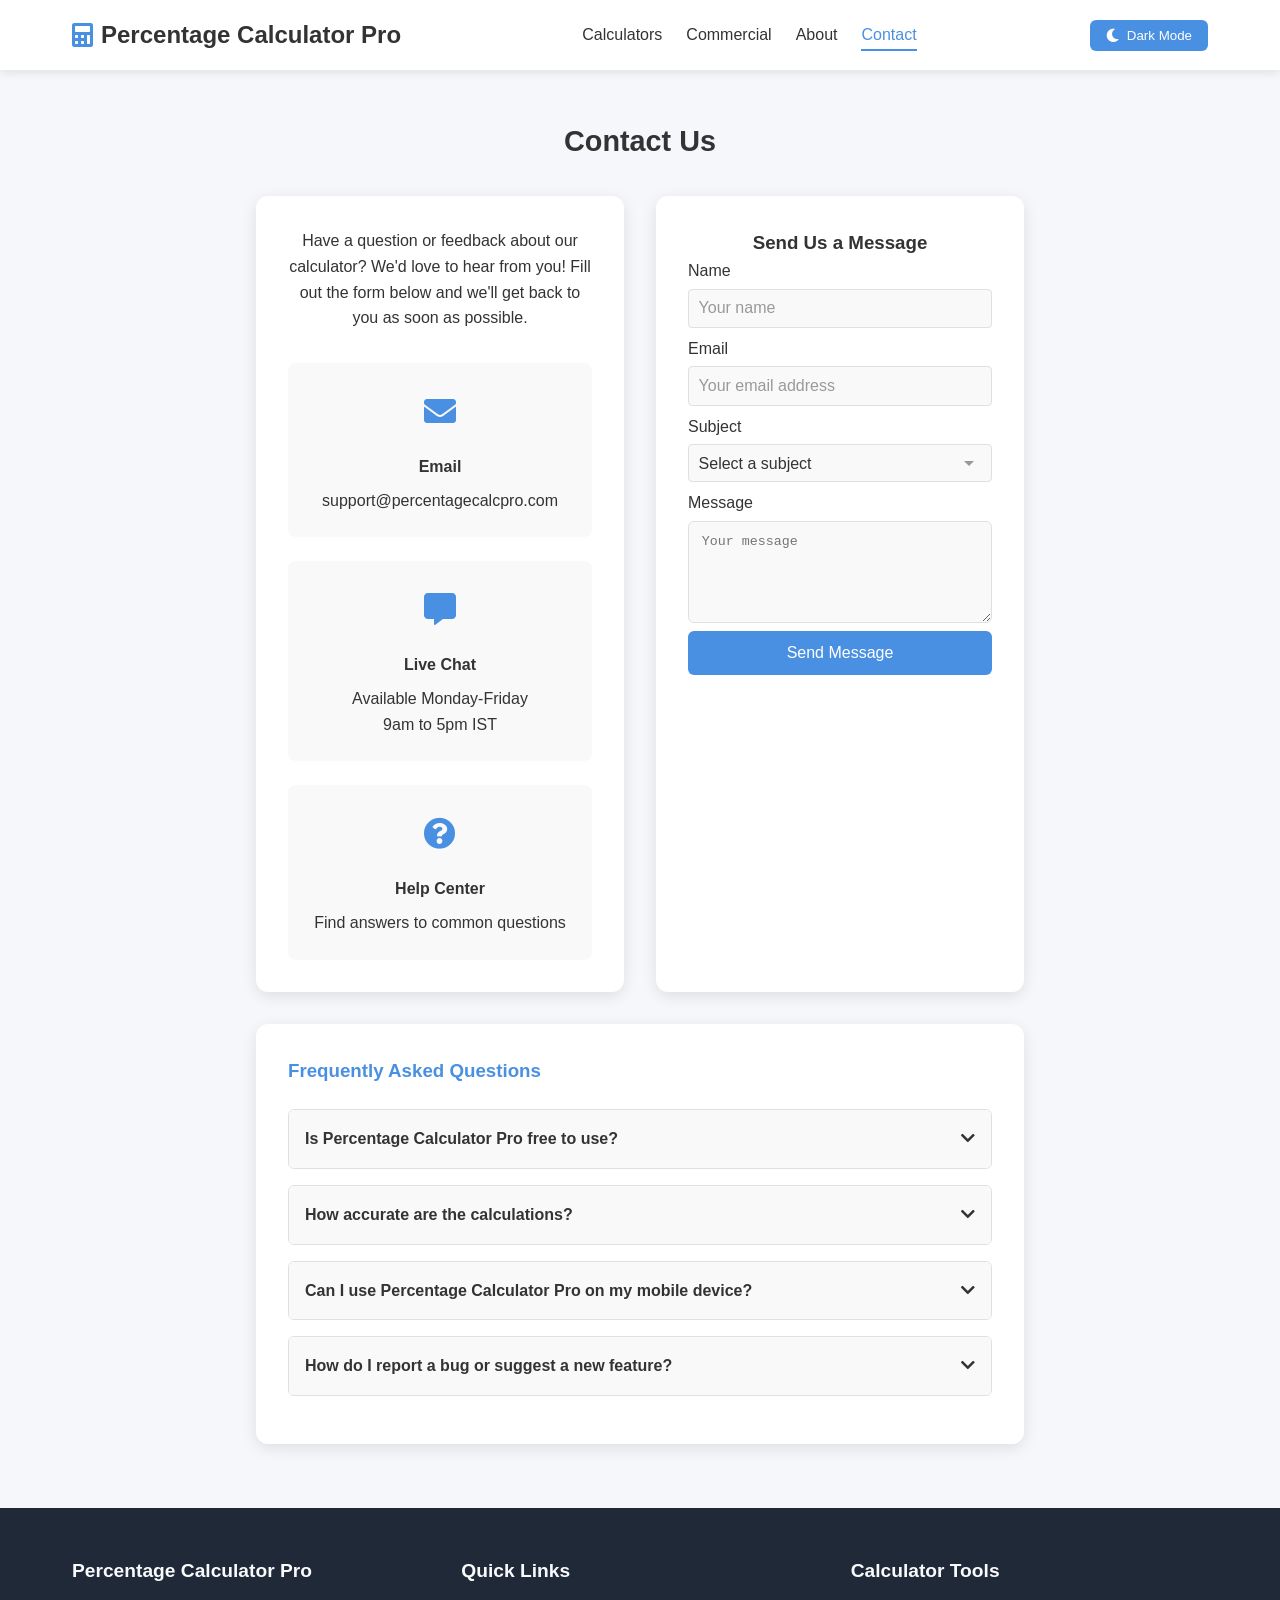
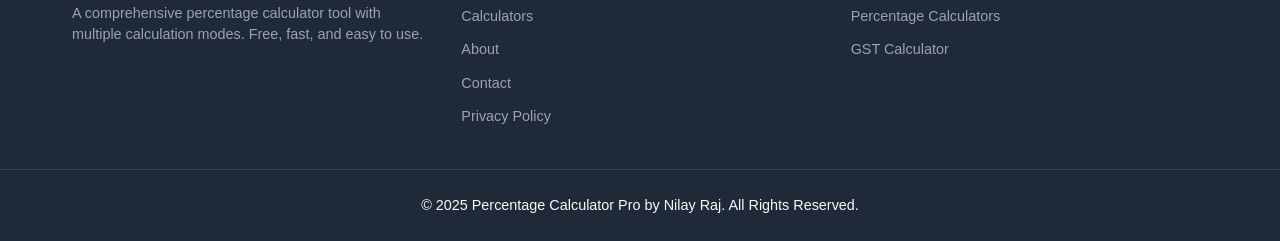
<file: contact.html>
<!DOCTYPE html>
<html lang="en">
<head>
    <meta charset="UTF-8">
    <meta name="viewport" content="width=device-width, initial-scale=1.0">
    <title>Contact - Percentage Calculator Pro</title>
    <meta name="description" content="Contact the team behind Percentage Calculator Pro with your questions, feedback, or suggestions.">
    <link rel="stylesheet" href="styles.css">
    <link rel="stylesheet" href="https://cdnjs.cloudflare.com/ajax/libs/font-awesome/5.15.4/css/all.min.css">
</head>
<body class="light-mode">
    <!-- Header -->
    <header class="site-header">
        <div class="header-content">
            <div class="logo">
                <h1><i class="fas fa-calculator"></i> Percentage Calculator Pro</h1>
            </div>
            <nav class="main-nav">
                <ul>
                    <li><a href="index.html">Calculators</a></li>
                    <li><a href="commercial.html">Commercial</a></li>
                    <li><a href="about.html">About</a></li>
                    <li><a href="contact.html" class="active">Contact</a></li>
                </ul>
            </nav>
            <div class="theme-toggle">
                <button id="theme-toggle-btn">
                    <i class="fas fa-moon"></i>
                    <span>Dark Mode</span>
                </button>
            </div>
        </div>
    </header>
    
    <div class="container">
        <h2 class="page-title">Contact Us</h2>
        
        <div class="contact-section">
            <div class="contact-info">
                <p>Have a question or feedback about our calculator? We'd love to hear from you! Fill out the form below and we'll get back to you as soon as possible.</p>
                
                <div class="contact-methods">
                    <div class="contact-method">
                        <div class="contact-icon"><i class="fas fa-envelope"></i></div>
                        <h4>Email</h4>
                        <p>support@percentagecalcpro.com</p>
                    </div>
                    
                    <div class="contact-method">
                        <div class="contact-icon"><i class="fas fa-comment-alt"></i></div>
                        <h4>Live Chat</h4>
                        <p>Available Monday-Friday<br>9am to 5pm IST</p>
                    </div>
                    
                    <div class="contact-method">
                        <div class="contact-icon"><i class="fas fa-question-circle"></i></div>
                        <h4>Help Center</h4>
                        <p>Find answers to common questions</p>
                    </div>
                </div>
            </div>
            
            <div class="contact-form-container">
                <h3>Send Us a Message</h3>
                <form id="contact-form" class="contact-form">
                    <div class="form-group">
                        <label for="name">Name</label>
                        <input type="text" id="name" name="name" placeholder="Your name" required>
                    </div>
                    
                    <div class="form-group">
                        <label for="email">Email</label>
                        <input type="email" id="email" name="email" placeholder="Your email address" required>
                    </div>
                    
                    <div class="form-group">
                        <label for="subject">Subject</label>
                        <select id="subject" name="subject" required>
                            <option value="">Select a subject</option>
                            <option value="general">General Question</option>
                            <option value="suggestion">Suggestion</option>
                            <option value="bug">Report a Bug</option>
                            <option value="feature">Feature Request</option>
                            <option value="other">Other</option>
                        </select>
                    </div>
                    
                    <div class="form-group">
                        <label for="message">Message</label>
                        <textarea id="message" name="message" placeholder="Your message" rows="5" required></textarea>
                    </div>
                    
                    <button type="submit" class="submit-btn">Send Message</button>
                </form>
                
                <div id="form-message" class="form-message hidden"></div>
            </div>
        </div>
        
        <div class="faq-section">
            <h3>Frequently Asked Questions</h3>
            
            <div class="faq-item">
                <div class="faq-question">
                    <h4>Is Percentage Calculator Pro free to use?</h4>
                    <span class="faq-icon"><i class="fas fa-chevron-down"></i></span>
                </div>
                <div class="faq-answer">
                    <p>Yes, Percentage Calculator Pro is completely free to use. There are no subscriptions, hidden fees, or premium features requiring payment.</p>
                </div>
            </div>
            
            <div class="faq-item">
                <div class="faq-question">
                    <h4>How accurate are the calculations?</h4>
                    <span class="faq-icon"><i class="fas fa-chevron-down"></i></span>
                </div>
                <div class="faq-answer">
                    <p>Our calculator provides precise results to two decimal places for most calculations. We use standard mathematical formulas to ensure accuracy in all calculations.</p>
                </div>
            </div>
            
            <div class="faq-item">
                <div class="faq-question">
                    <h4>Can I use Percentage Calculator Pro on my mobile device?</h4>
                    <span class="faq-icon"><i class="fas fa-chevron-down"></i></span>
                </div>
                <div class="faq-answer">
                    <p>Yes, our calculator is fully responsive and works on smartphones, tablets, and desktop computers. It's designed to provide a great experience regardless of your device.</p>
                </div>
            </div>
            
            <div class="faq-item">
                <div class="faq-question">
                    <h4>How do I report a bug or suggest a new feature?</h4>
                    <span class="faq-icon"><i class="fas fa-chevron-down"></i></span>
                </div>
                <div class="faq-answer">
                    <p>You can use the contact form on this page to report bugs or suggest features. Select the appropriate subject in the dropdown menu, and we'll review your feedback promptly.</p>
                </div>
            </div>
        </div>
    </div>
    
    <!-- Footer -->
    <footer class="site-footer">
        <div class="footer-content">
            <div class="footer-section">
                <h3>Percentage Calculator Pro</h3>
                <p>A comprehensive percentage calculator tool with multiple calculation modes. Free, fast, and easy to use.</p>
            </div>
            
            <div class="footer-section">
                <h3>Quick Links</h3>
                <ul>
                    <li><a href="index.html">Calculators</a></li>
                    <li><a href="about.html">About</a></li>
                    <li><a href="contact.html">Contact</a></li>
                    <li><a href="privacy.html">Privacy Policy</a></li>
                </ul>
            </div>
            
            <div class="footer-section">
                <h3>Calculator Tools</h3>
                <ul>
                    <li><a href="index.html#percentage-calculators">Percentage Calculators</a></li>
                    <li><a href="index.html#gst-calculator">GST Calculator</a></li>
                </ul>
            </div>
        </div>
        
        <div class="footer-bottom">
            <p>&copy; 2025 Percentage Calculator Pro by Nilay Raj. All Rights Reserved.</p>
        </div>
    </footer>
    
    <script src="script.js"></script>
    <script>
        // Contact form submission handler
        document.getElementById('contact-form').addEventListener('submit', function(e) {
            e.preventDefault();
            
            // In a real application, you would send the form data to a server here
            // For this demo, we'll just show a success message
            
            const formMessage = document.getElementById('form-message');
            formMessage.textContent = "Thank you for your message! We'll get back to you soon.";
            formMessage.classList.remove('hidden', 'error');
            formMessage.classList.add('success');
            
            // Reset the form after submission
            this.reset();
            
            // Hide the success message after 5 seconds
            setTimeout(() => {
                formMessage.classList.add('hidden');
            }, 5000);
        });
        
        // FAQ toggle functionality
        document.querySelectorAll('.faq-question').forEach(question => {
            question.addEventListener('click', () => {
                const faqItem = question.parentNode;
                faqItem.classList.toggle('active');
                
                // Update the icon
                const icon = question.querySelector('.faq-icon i');
                if (faqItem.classList.contains('active')) {
                    icon.classList.remove('fa-chevron-down');
                    icon.classList.add('fa-chevron-up');
                } else {
                    icon.classList.remove('fa-chevron-up');
                    icon.classList.add('fa-chevron-down');
                }
            });
        });
    </script>
</body>
</html>
</file>
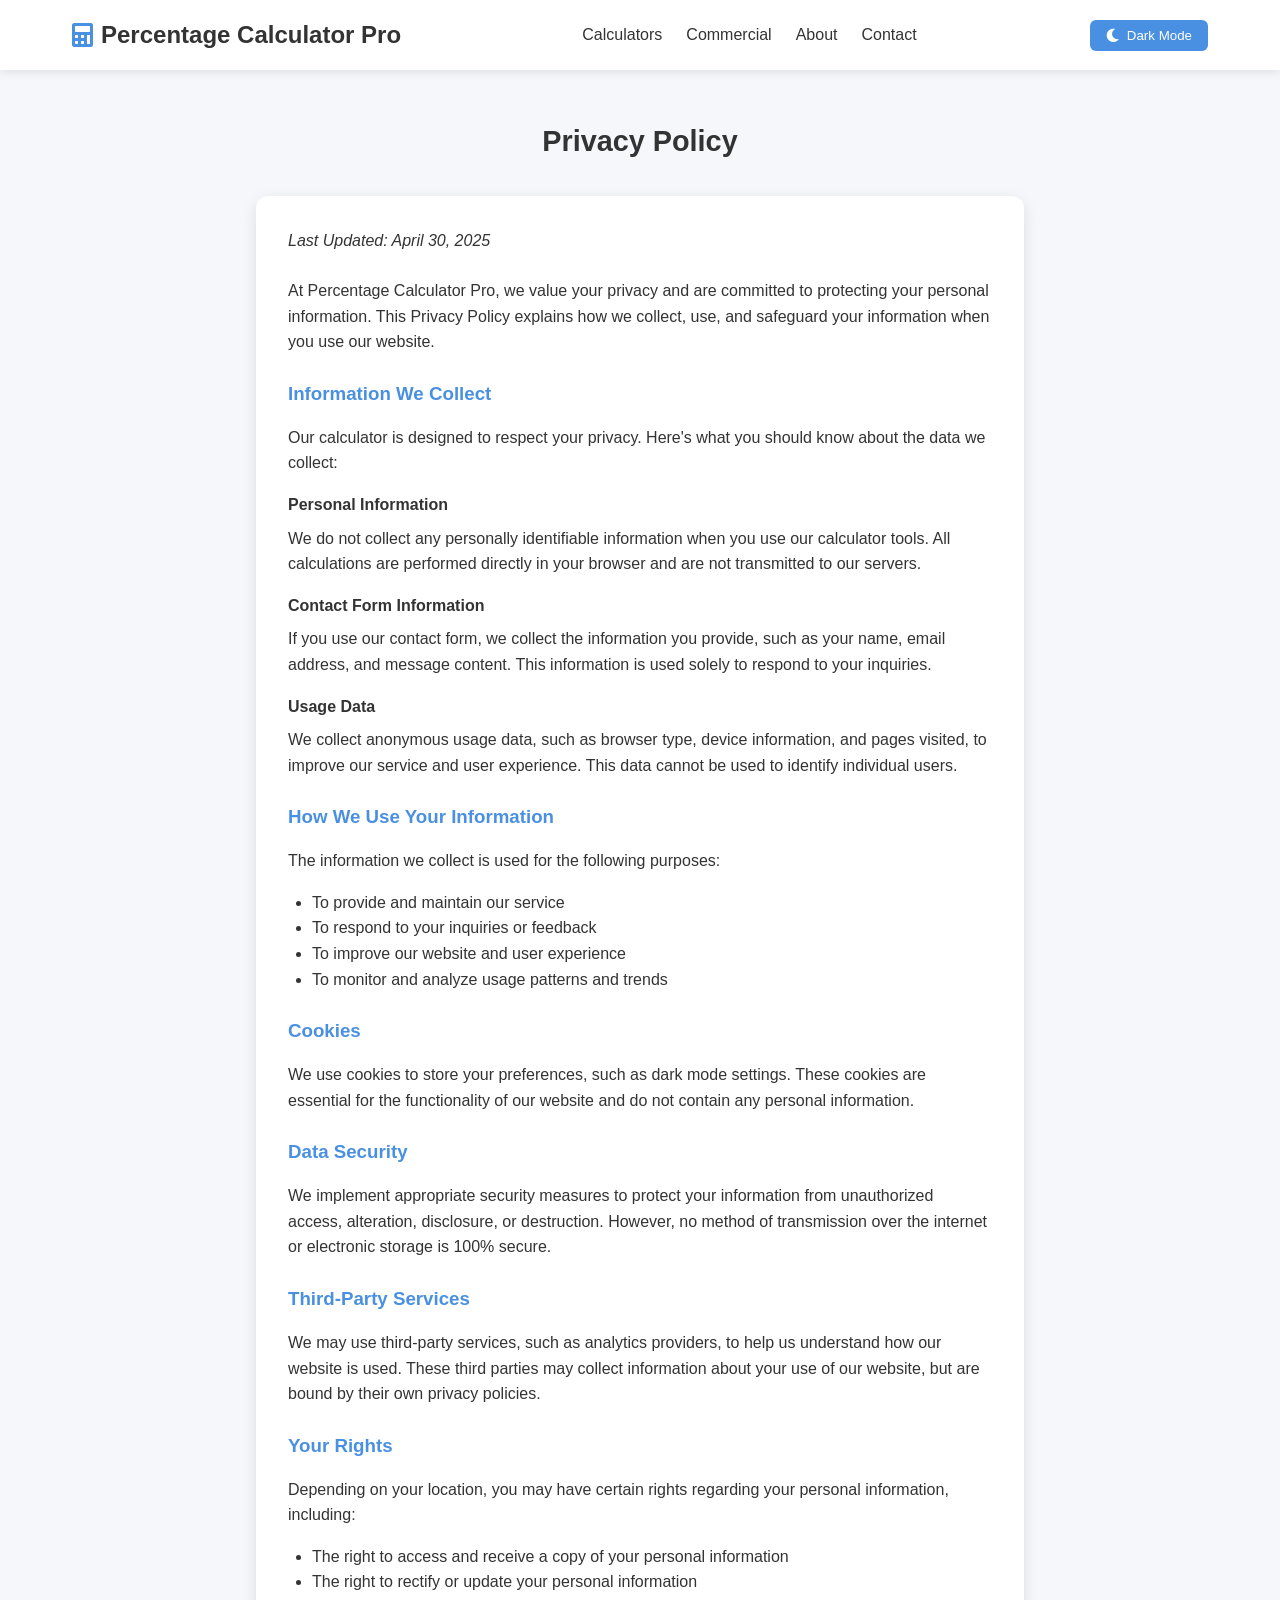
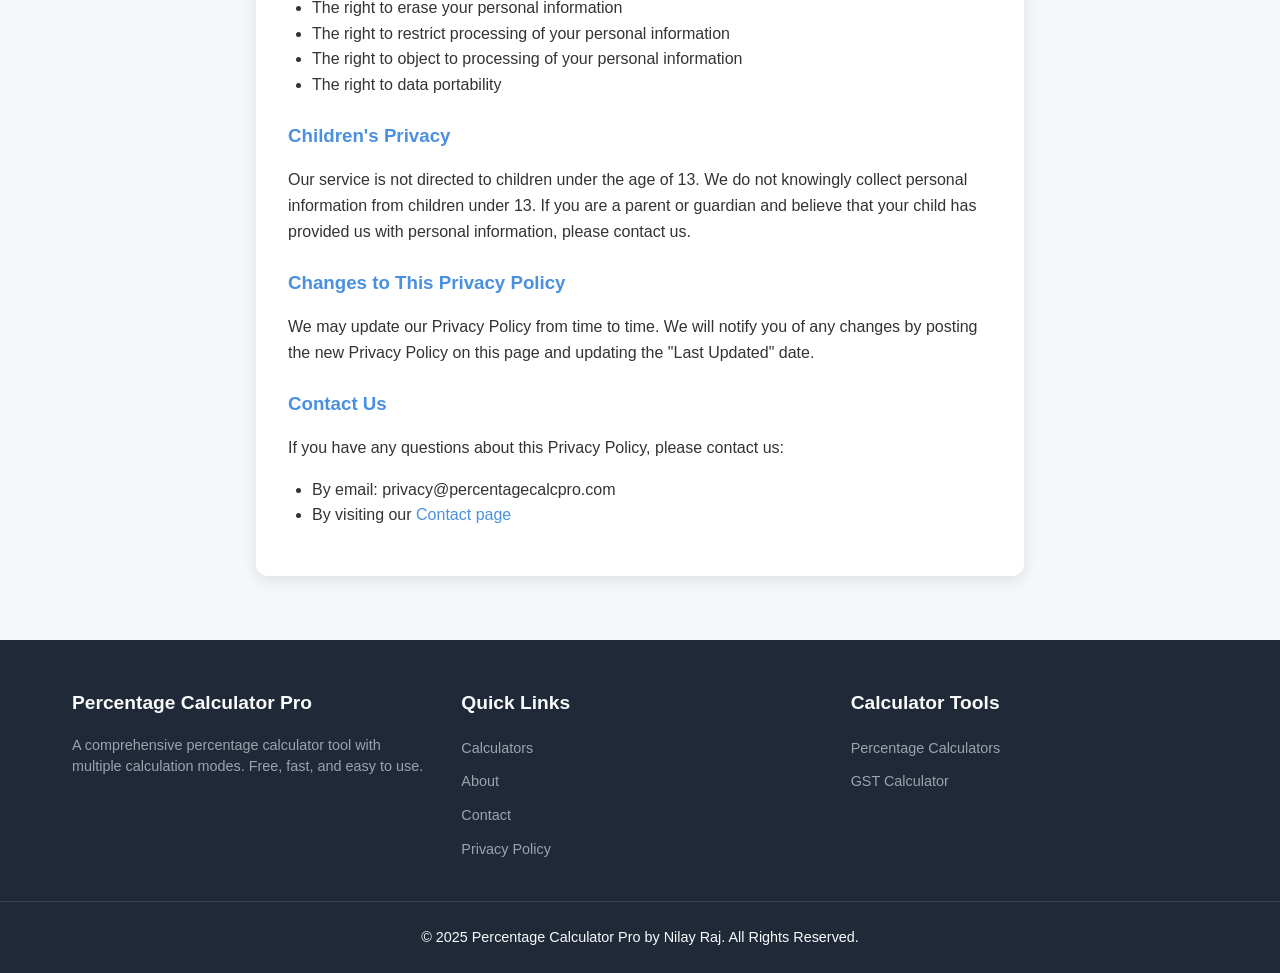
<file: privacy.html>
<!DOCTYPE html>
<html lang="en">
<head>
    <meta charset="UTF-8">
    <meta name="viewport" content="width=device-width, initial-scale=1.0">
    <title>Privacy Policy - Percentage Calculator Pro</title>
    <meta name="description" content="Read the Privacy Policy for Percentage Calculator Pro - our commitment to protecting your data.">
    <link rel="stylesheet" href="styles.css">
    <link rel="stylesheet" href="https://cdnjs.cloudflare.com/ajax/libs/font-awesome/5.15.4/css/all.min.css">
</head>
<body class="light-mode">
    <!-- Header -->
    <header class="site-header">
        <div class="header-content">
            <div class="logo">
                <h1><i class="fas fa-calculator"></i> Percentage Calculator Pro</h1>
            </div>
            <nav class="main-nav">
                <ul>
                    <li><a href="index.html">Calculators</a></li>
                    <li><a href="commercial.html">Commercial</a></li>
                    <li><a href="about.html">About</a></li>
                    <li><a href="contact.html">Contact</a></li>
                </ul>
            </nav>
            <div class="theme-toggle">
                <button id="theme-toggle-btn">
                    <i class="fas fa-moon"></i>
                    <span>Dark Mode</span>
                </button>
            </div>
        </div>
    </header>
    
    <div class="container">
        <h2 class="page-title">Privacy Policy</h2>
        
        <div class="privacy-section">
            <div class="last-updated">
                <p><em>Last Updated: April 30, 2025</em></p>
            </div>
            
            <div class="privacy-content">
                <p>At Percentage Calculator Pro, we value your privacy and are committed to protecting your personal information. This Privacy Policy explains how we collect, use, and safeguard your information when you use our website.</p>
                
                <h3>Information We Collect</h3>
                <p>Our calculator is designed to respect your privacy. Here's what you should know about the data we collect:</p>
                
                <h4>Personal Information</h4>
                <p>We do not collect any personally identifiable information when you use our calculator tools. All calculations are performed directly in your browser and are not transmitted to our servers.</p>
                
                <h4>Contact Form Information</h4>
                <p>If you use our contact form, we collect the information you provide, such as your name, email address, and message content. This information is used solely to respond to your inquiries.</p>
                
                <h4>Usage Data</h4>
                <p>We collect anonymous usage data, such as browser type, device information, and pages visited, to improve our service and user experience. This data cannot be used to identify individual users.</p>
                
                <h3>How We Use Your Information</h3>
                <p>The information we collect is used for the following purposes:</p>
                <ul>
                    <li>To provide and maintain our service</li>
                    <li>To respond to your inquiries or feedback</li>
                    <li>To improve our website and user experience</li>
                    <li>To monitor and analyze usage patterns and trends</li>
                </ul>
                
                <h3>Cookies</h3>
                <p>We use cookies to store your preferences, such as dark mode settings. These cookies are essential for the functionality of our website and do not contain any personal information.</p>
                
                <h3>Data Security</h3>
                <p>We implement appropriate security measures to protect your information from unauthorized access, alteration, disclosure, or destruction. However, no method of transmission over the internet or electronic storage is 100% secure.</p>
                
                <h3>Third-Party Services</h3>
                <p>We may use third-party services, such as analytics providers, to help us understand how our website is used. These third parties may collect information about your use of our website, but are bound by their own privacy policies.</p>
                
                <h3>Your Rights</h3>
                <p>Depending on your location, you may have certain rights regarding your personal information, including:</p>
                <ul>
                    <li>The right to access and receive a copy of your personal information</li>
                    <li>The right to rectify or update your personal information</li>
                    <li>The right to erase your personal information</li>
                    <li>The right to restrict processing of your personal information</li>
                    <li>The right to object to processing of your personal information</li>
                    <li>The right to data portability</li>
                </ul>
                
                <h3>Children's Privacy</h3>
                <p>Our service is not directed to children under the age of 13. We do not knowingly collect personal information from children under 13. If you are a parent or guardian and believe that your child has provided us with personal information, please contact us.</p>
                
                <h3>Changes to This Privacy Policy</h3>
                <p>We may update our Privacy Policy from time to time. We will notify you of any changes by posting the new Privacy Policy on this page and updating the "Last Updated" date.</p>
                
                <h3>Contact Us</h3>
                <p>If you have any questions about this Privacy Policy, please contact us:</p>
                <ul>
                    <li>By email: privacy@percentagecalcpro.com</li>
                    <li>By visiting our <a href="contact.html">Contact page</a></li>
                </ul>
            </div>
        </div>
    </div>
    
    <!-- Footer -->
    <footer class="site-footer">
        <div class="footer-content">
            <div class="footer-section">
                <h3>Percentage Calculator Pro</h3>
                <p>A comprehensive percentage calculator tool with multiple calculation modes. Free, fast, and easy to use.</p>
            </div>
            
            <div class="footer-section">
                <h3>Quick Links</h3>
                <ul>
                    <li><a href="index.html">Calculators</a></li>
                    <li><a href="about.html">About</a></li>
                    <li><a href="contact.html">Contact</a></li>
                    <li><a href="privacy.html">Privacy Policy</a></li>
                </ul>
            </div>
            
            <div class="footer-section">
                <h3>Calculator Tools</h3>
                <ul>
                    <li><a href="index.html#percentage-calculators">Percentage Calculators</a></li>
                    <li><a href="index.html#gst-calculator">GST Calculator</a></li>
                </ul>
            </div>
        </div>
        
        <div class="footer-bottom">
            <p>&copy; 2025 Percentage Calculator Pro by Nilay Raj. All Rights Reserved.</p>
        </div>
    </footer>
    
    <script src="script.js"></script>
</body>
</html>
</file>
<file: styles.css>
/* CSS Variables for theme support */
:root {
    /* Light theme variables */
    --background-color: #f5f7fa;
    --text-color: #333;
    --card-bg: #fff;
    --card-shadow: 0 4px 15px rgba(0, 0, 0, 0.1);
    --input-bg: #f9f9f9;
    --input-border: #e0e0e0;
    --input-focus: #4a90e2;
    --primary-color: #4a90e2;
    --primary-light: #e3f2fd;
    --result-bg: #e8f5e9;
    --result-focus-bg: #c8e6c9;
    --error-color: #f44336;
    --button-bg: #4a90e2;
    --button-text: white;
    --button-hover: #3a80d2;

    --tab-inactive: #eaeaea;
    --tab-active-border: #4a90e2;
    --header-bg: #ffffff;
    --header-text: #333;
    --footer-bg: #1f2937;
    --footer-text: #f9fafb;
    --footer-link: #9ca3af;
    --footer-link-hover: #f9fafb;
    --footer-border: #374151;
}

/* Dark theme variables */
.dark-mode {
    --background-color: #1a1a2e;
    --text-color: #f0f0f0;
    --card-bg: #16213e;
    --card-shadow: 0 4px 15px rgba(0, 0, 0, 0.3);
    --input-bg: #0f3460;
    --input-border: #1a1a2e;
    --input-focus: #4a90e2;
    --primary-color: #4a90e2;
    --primary-light: #102a43;
    --result-bg: #1e3a1e;
    --result-focus-bg: #2e4a2e;
    --error-color: #ff6b6b;
    --button-bg: #4a90e2;
    --button-text: white;
    --button-hover: #3a80d2;

    --tab-inactive: #0d1b2a;
    --tab-active-border: #4a90e2;
    --header-bg: #0f172a;
    --header-text: #f9fafb;
    --footer-bg: #0f172a;
    --footer-text: #f9fafb;
    --footer-link: #9ca3af;
    --footer-link-hover: #f9fafb;
    --footer-border: #1f2937;
}

/* Base styles */
* {
    margin: 0;
    padding: 0;
    box-sizing: border-box;
    transition: background-color 0.3s, color 0.3s;
    max-width: 100%;
}

html {
    overflow-x: hidden;
    width: 100%;
    max-width: 100%;
}

body {
    font-family: 'Segoe UI', Tahoma, Geneva, Verdana, sans-serif;
    line-height: 1.6;
    background-color: var(--background-color);
    color: var(--text-color);
    min-height: 100vh;
    display: flex;
    flex-direction: column;
    padding: 0;
    margin: 0;
    overflow-x: hidden; /* Prevent horizontal scrolling */
    width: 100%;
    box-sizing: border-box;
}

/* Header Styles */
.site-header {
    background-color: var(--header-bg);
    color: var(--header-text);
    padding: 1rem 0;
    width: 100%;
    max-width: 100vw;
    box-shadow: 0 2px 10px rgba(0, 0, 0, 0.1);
    position: relative;
    z-index: 100;
    box-sizing: border-box;
    overflow-x: hidden;
}

.header-content {
    display: flex;
    justify-content: space-between;
    align-items: center;
    max-width: 1200px;
    margin: 0 auto;
    padding: 0 2rem;
    flex-wrap: wrap;
    box-sizing: border-box;
    width: 100%;
    overflow-x: hidden;
}

.logo h1 {
    margin: 0;
    font-size: 1.5rem;
    display: flex;
    align-items: center;
}

.logo h1 i {
    margin-right: 0.5rem;
    color: var(--primary-color);
}

.main-nav ul {
    list-style: none;
    display: flex;
    margin: 0;
    padding: 0;
}

.main-nav li {
    margin-left: 1.5rem;
}

.main-nav a {
    color: var(--header-text);
    text-decoration: none;
    padding: 0.5rem 0;
    position: relative;
    transition: all 0.3s;
}

.main-nav a:hover,
.main-nav a.active {
    color: var(--primary-color);
}

.main-nav a.active::after {
    content: '';
    position: absolute;
    width: 100%;
    height: 2px;
    background-color: var(--primary-color);
    bottom: 0;
    left: 0;
}

.container {
    width: 100%;
    max-width: 800px;
    text-align: center;
    margin: 2rem auto;
    padding: 0 1rem;
    flex: 1;
    box-sizing: border-box;
    overflow-x: hidden;
}

h1 {
    font-size: 2rem;
    margin-bottom: 1.5rem;
    color: var(--text-color);
    font-weight: 600;
}

h2 {
    font-size: 1.5rem;
    margin-bottom: 1.2rem;
    color: var(--text-color);
    font-weight: 500;
}

/* Calculator Tabs */
.calculator-tabs {
    display: flex;
    justify-content: center;
    flex-wrap: wrap;
    margin-bottom: 1rem;
    gap: 5px;
    width: 100%;
    box-sizing: border-box;
    max-width: 100%;
}

.tab-btn {
    padding: 0.8rem 1rem;
    background-color: var(--tab-inactive);
    color: var(--text-color);
    border: none;
    border-bottom: 3px solid transparent;
    font-size: 0.9rem;
    cursor: pointer;
    transition: all 0.3s;
    flex: 1;
    min-width: 120px;
    max-width: 150px;
    border-radius: 6px 6px 0 0;
}

.tab-btn:hover {
    background-color: var(--primary-light);
}

.tab-btn.active {
    background-color: var(--card-bg);
    border-bottom: 3px solid var(--tab-active-border);
    font-weight: 500;
}

.tab-content {
    display: none;
}

.tab-content.active {
    display: block;
}

.calculator-card {
    background-color: var(--card-bg);
    padding: 2rem;
    border-radius: 12px;
    box-shadow: var(--card-shadow);
    margin-bottom: 2rem;
    width: 100%;
    box-sizing: border-box;
    overflow-x: hidden;
}

.calculator-section {
    margin-bottom: 1.5rem;
    padding-bottom: 1rem;
}

.calculator-section h3 {
    color: var(--primary-color);
    margin-bottom: 1.5rem;
    font-size: 1.5rem;
    border-left: 4px solid var(--primary-color);
    padding-left: 0.8rem;
}

.section-divider {
    height: 1px;
    background-color: var(--border-color);
    margin: 2rem 0;
    position: relative;
}

.section-divider::after {
    content: "";
    position: absolute;
    width: 30%;
    height: 3px;
    background-color: var(--primary-color);
    left: 35%;
    top: -1px;
    border-radius: 2px;
}

/* Input styling */
.input-group {
    margin-bottom: 1.5rem;
    text-align: left;
}

label {
    display: block;
    margin-bottom: 0.5rem;
    font-weight: 500;
    color: var(--text-color);
}

.input-container {
    position: relative;
    display: flex;
    align-items: center;
}

input {
    width: 100%;
    padding: 0.8rem;
    border: 1px solid var(--input-border);
    border-radius: 6px;
    font-size: 1rem;
    background-color: var(--input-bg);
    color: var(--text-color);
    transition: border 0.3s, box-shadow 0.3s;
}

input:focus {
    outline: none;
    border-color: var(--input-focus);
    box-shadow: 0 0 0 3px rgba(74, 144, 226, 0.2);
}

input::placeholder {
    color: #999;
}

.result-field {
    background-color: var(--result-bg);
}

.result-field:focus {
    background-color: var(--result-focus-bg);
}

.active-calculation {
    background-color: var(--result-bg);
}

/* Help text */
.help-text {
    margin: 4px 0 0 0;
    font-size: 0.9rem;
    color: #666;
    font-style: italic;
}

/* Button styling */
.reset-btn {
    padding: 0.8rem 1.5rem;
    background-color: var(--button-bg);
    color: var(--button-text);
    border: none;
    border-radius: 6px;
    font-size: 1rem;
    cursor: pointer;
    transition: background-color 0.3s;
    margin-top: 1rem;
    width: 100%;
}

.reset-btn:hover {
    background-color: var(--button-hover);
}

/* Theme toggle */
.theme-toggle {
    margin-left: 1rem;
}

#theme-toggle-btn {
    display: flex;
    align-items: center;
    padding: 0.5rem 1rem;
    background-color: var(--button-bg);
    color: var(--button-text);
    border: none;
    border-radius: 6px;
    cursor: pointer;
    transition: background-color 0.3s;
}

#theme-toggle-btn:hover {
    background-color: var(--button-hover);
}

#theme-toggle-btn i {
    margin-right: 0.5rem;
}

/* Summary and error messages */
.summary {
    margin: 1rem 0;
    padding: 0.8rem;
    border-radius: 6px;
    background-color: var(--input-bg);
    text-align: center;
    min-height: 3rem;
    display: flex;
    align-items: center;
    justify-content: center;
}

.error-message {
    color: var(--error-color);
    margin-bottom: 1rem;
    min-height: 1.5rem;
    font-size: 0.9rem;
}

/* Responsive design */
@media (max-width: 768px) {
    h1 {
        font-size: 1.5rem;
    }
    
    h2 {
        font-size: 1.3rem;
    }
    
    .calculator-card {
        padding: 1.5rem;
    }
    
    .theme-toggle {
        position: relative;
        top: 0;
        right: 0;
        margin-bottom: 1rem;
        width: 100%;
        display: flex;
        justify-content: flex-end;
    }
    
    .calculator-tabs {
        flex-wrap: wrap;
    }
    
    .tab-btn {
        padding: 0.6rem 0.5rem;
        font-size: 0.8rem;
        min-width: 90px;
    }
    
    #theme-toggle-btn span {
        display: none;
    }
    
    #theme-toggle-btn {
        padding: 0.5rem;
    }
    
    #theme-toggle-btn i {
        margin-right: 0;
    }
}

/* GST Calculator specific styles */
select {
    width: 100%;
    padding: 0.8rem;
    border: 1px solid var(--input-border);
    border-radius: 6px;
    font-size: 1rem;
    background-color: var(--input-bg);
    color: var(--text-color);
    transition: border 0.3s, box-shadow 0.3s;
    appearance: none; /* Remove default styles */
    background-image: url('data:image/svg+xml;utf8,<svg fill="%23999" height="24" viewBox="0 0 24 24" width="24" xmlns="http://www.w3.org/2000/svg"><path d="M7 10l5 5 5-5z"/></svg>');
    background-repeat: no-repeat;
    background-position: right 10px center;
}

select:focus {
    outline: none;
    border-color: var(--input-focus);
    box-shadow: 0 0 0 3px rgba(74, 144, 226, 0.2);
}

.hidden {
    display: none;
}

.gst-toggle {
    display: flex;
    justify-content: space-between;
    margin-bottom: 1.5rem;
    flex-wrap: wrap;
    gap: 10px;
}

.toggle-label {
    display: flex;
    align-items: center;
    flex: 1;
    cursor: pointer;
    padding: 0.5rem;
    border-radius: 6px;
    transition: background-color 0.3s;
    min-width: 200px;
}

.toggle-label:hover {
    background-color: var(--primary-light);
}

.toggle-label input {
    margin-right: 10px;
    width: auto;
}

.results-container {
    background-color: var(--input-bg);
    border-radius: 8px;
    padding: 1rem;
    margin-bottom: 1.5rem;
}

.result-row {
    display: flex;
    justify-content: space-between;
    padding: 0.5rem 0;
    border-bottom: 1px solid var(--input-border);
}

.result-row:last-child {
    border-bottom: none;
}

.result-label {
    font-weight: 500;
}

.result-value {
    font-weight: 600;
    color: var(--primary-color);
}

.button-group {
    display: flex;
    gap: 1rem;
}

.button-group button {
    flex: 1;
}

.copy-btn {
    padding: 0.8rem 1.5rem;
    background-color: var(--card-bg);
    color: var(--text-color);
    border: 1px solid var(--input-border);
    border-radius: 6px;
    font-size: 1rem;
    cursor: pointer;
    transition: all 0.3s;
    margin-top: 1rem;
    display: flex;
    align-items: center;
    justify-content: center;
}

.copy-btn:hover {
    background-color: var(--primary-light);
}

.copy-btn i {
    margin-right: 0.5rem;
}

/* Footer Styles */
.site-footer {
    background-color: var(--footer-bg);
    color: var(--footer-text);
    padding: 3rem 0 0;
    margin-top: auto;
    width: 100%;
    max-width: 100vw;
    box-sizing: border-box;
    overflow-x: hidden;
}

.footer-content {
    display: flex;
    justify-content: space-between;
    max-width: 1200px;
    margin: 0 auto;
    padding: 0 2rem 2rem;
    flex-wrap: wrap;
    gap: 2rem;
    box-sizing: border-box;
    width: 100%;
    overflow-x: hidden;
}

.footer-section {
    flex: 1;
    min-width: 250px;
}

.footer-section h3 {
    color: var(--footer-text);
    margin-bottom: 1rem;
    font-size: 1.2rem;
}

.footer-section p {
    color: var(--footer-link);
    margin-bottom: 1rem;
    font-size: 0.9rem;
    line-height: 1.5;
}

.footer-section ul {
    list-style: none;
    padding: 0;
}

.footer-section li {
    margin-bottom: 0.5rem;
}

.footer-section a {
    color: var(--footer-link);
    text-decoration: none;
    transition: color 0.3s;
    font-size: 0.9rem;
}

.footer-section a:hover {
    color: var(--footer-link-hover);
}

.footer-bottom {
    text-align: center;
    padding: 1.5rem 0;
    border-top: 1px solid var(--footer-border);
    font-size: 0.9rem;
}

.footer-bottom p {
    margin: 0;
}

.footer-tab-link {
    cursor: pointer;
}

/* Profit and Loss Calculator Styles */
.pl-results-container {
    background-color: var(--input-bg);
    border-radius: 8px;
    padding: 1rem;
    margin-bottom: 1.5rem;
    transition: all 0.3s ease;
    border-left: 4px solid transparent;
}

.pl-result-type {
    font-size: 1.2rem;
    font-weight: 700;
    text-align: center;
    margin-bottom: 15px;
    padding-bottom: 10px;
    border-bottom: 1px solid var(--input-border);
}

.profit-result {
    background-color: rgba(0, 128, 0, 0.1);
    border-left: 4px solid green;
}

.loss-result {
    background-color: rgba(255, 0, 0, 0.1);
    border-left: 4px solid red;
}

.neutral-result {
    background-color: rgba(128, 128, 128, 0.1);
    border-left: 4px solid gray;
}

.profit-text {
    color: green;
}

.loss-text {
    color: red;
}

.neutral-text {
    color: gray;
}

/* Page title */
.page-title {
    font-size: 1.8rem;
    margin: 1rem 0 2rem;
    color: var(--text-color);
    font-weight: 600;
}

@media (max-width: 768px) {
    .header-content, .footer-content {
        flex-direction: column;
        align-items: center;
        text-align: center;
        gap: 1rem;
        padding: 1rem;
    }
    
    .main-nav ul {
        flex-wrap: wrap;
        justify-content: center;
    }
    
    .main-nav li {
        margin: 0 1rem;
    }
    
    .footer-section {
        min-width: 100%;
        text-align: center;
    }
    
    .site-header .theme-toggle {
        position: static;
        margin-top: 1rem;
    }
}

/* About Page Styles */
.about-section {
    background-color: var(--card-bg);
    padding: 2rem;
    border-radius: 12px;
    box-shadow: var(--card-shadow);
    margin-bottom: 2rem;
}

.about-content {
    text-align: left;
}

.about-content h3 {
    margin: 1.5rem 0 1rem;
    color: var(--primary-color);
    font-size: 1.4rem;
}

.about-content h3:first-child {
    margin-top: 0;
}

.about-content p {
    margin-bottom: 1rem;
    line-height: 1.6;
}

.feature-grid {
    display: grid;
    grid-template-columns: repeat(auto-fill, minmax(250px, 1fr));
    gap: 1.5rem;
    margin: 1.5rem 0;
}

.feature-card {
    background-color: var(--input-bg);
    padding: 1.5rem;
    border-radius: 8px;
    text-align: center;
    transition: transform 0.3s, box-shadow 0.3s;
}

.feature-card:hover {
    transform: translateY(-5px);
    box-shadow: 0 10px 20px rgba(0, 0, 0, 0.1);
}

.feature-icon {
    font-size: 2rem;
    color: var(--primary-color);
    margin-bottom: 1rem;
}

.feature-card h4 {
    margin-bottom: 0.5rem;
    font-size: 1.1rem;
}

.benefits-list {
    list-style: none;
    padding: 0;
    margin: 1.5rem 0;
}

.benefits-list li {
    margin-bottom: 0.8rem;
    display: flex;
    align-items: baseline;
}

.benefits-list i {
    color: var(--primary-color);
    margin-right: 0.5rem;
}

.cta-box {
    background-color: var(--primary-light);
    padding: 2rem;
    border-radius: 8px;
    text-align: center;
    margin-top: 2rem;
}

.cta-box h3 {
    margin-bottom: 1rem;
    color: var(--text-color);
}

.cta-button {
    display: inline-block;
    padding: 0.8rem 2rem;
    background-color: var(--button-bg);
    color: var(--button-text);
    text-decoration: none;
    border-radius: 6px;
    font-weight: 500;
    margin-top: 1rem;
    transition: background-color 0.3s;
}

.cta-button:hover {
    background-color: var(--button-hover);
}

/* Contact Page Styles */
.contact-section {
    display: grid;
    grid-template-columns: 1fr 1fr;
    gap: 2rem;
    margin-bottom: 2rem;
}

.contact-info, .contact-form-container {
    background-color: var(--card-bg);
    padding: 2rem;
    border-radius: 12px;
    box-shadow: var(--card-shadow);
}

.contact-methods {
    display: grid;
    grid-template-columns: repeat(auto-fill, minmax(200px, 1fr));
    gap: 1.5rem;
    margin-top: 2rem;
}

.contact-method {
    text-align: center;
    padding: 1.5rem;
    background-color: var(--input-bg);
    border-radius: 8px;
}

.contact-icon {
    font-size: 2rem;
    color: var(--primary-color);
    margin-bottom: 1rem;
}

.contact-method h4 {
    margin-bottom: 0.5rem;
}

.contact-form {
    text-align: left;
}

.form-group {
    margin-bottom: 1.5rem;
}

.contact-form label {
    margin-bottom: 0.5rem;
    display: block;
}

.contact-form input,
.contact-form select,
.contact-form textarea {
    width: 100%;
    padding: 0.8rem;
    border: 1px solid var(--input-border);
    border-radius: 6px;
    background-color: var(--input-bg);
    color: var(--text-color);
}

.contact-form textarea {
    resize: vertical;
}

.submit-btn {
    width: 100%;
    padding: 0.8rem;
    background-color: var(--button-bg);
    color: var(--button-text);
    border: none;
    border-radius: 6px;
    font-size: 1rem;
    cursor: pointer;
    transition: background-color 0.3s;
}

.submit-btn:hover {
    background-color: var(--button-hover);
}

.form-message {
    margin-top: 1rem;
    padding: 1rem;
    border-radius: 6px;
    text-align: center;
}

.form-message.success {
    background-color: #d4edda;
    color: #155724;
    border: 1px solid #c3e6cb;
}

.form-message.error {
    background-color: #f8d7da;
    color: #721c24;
    border: 1px solid #f5c6cb;
}

.faq-section {
    background-color: var(--card-bg);
    padding: 2rem;
    border-radius: 12px;
    box-shadow: var(--card-shadow);
    margin-bottom: 2rem;
    text-align: left;
}

.faq-section h3 {
    margin-bottom: 1.5rem;
    color: var(--primary-color);
}

.faq-item {
    margin-bottom: 1rem;
    border: 1px solid var(--input-border);
    border-radius: 6px;
    overflow: hidden;
}

.faq-question {
    padding: 1rem;
    background-color: var(--input-bg);
    cursor: pointer;
    display: flex;
    justify-content: space-between;
    align-items: center;
}

.faq-question h4 {
    margin: 0;
    font-size: 1rem;
}

.faq-icon {
    transition: transform 0.3s;
}

.faq-answer {
    padding: 0;
    max-height: 0;
    overflow: hidden;
    transition: max-height 0.3s, padding 0.3s;
}

.faq-item.active .faq-answer {
    padding: 1rem;
    max-height: 1000px; /* Arbitrary large value */
}

.faq-item.active .faq-icon {
    transform: rotate(180deg);
}

/* Privacy Policy Page Styles */
.privacy-section {
    background-color: var(--card-bg);
    padding: 2rem;
    border-radius: 12px;
    box-shadow: var(--card-shadow);
    margin-bottom: 2rem;
    text-align: left;
}

.last-updated {
    margin-bottom: 1.5rem;
    color: var(--text-color);
}

.privacy-content h3 {
    margin: 1.5rem 0 1rem;
    color: var(--primary-color);
}

.privacy-content h4 {
    margin: 1rem 0 0.5rem;
}

.privacy-content p, .privacy-content ul {
    margin-bottom: 1rem;
    line-height: 1.6;
}

.privacy-content ul {
    padding-left: 1.5rem;
}

.privacy-content a {
    color: var(--primary-color);
    text-decoration: none;
}

.privacy-content a:hover {
    text-decoration: underline;
}

@media (max-width: 768px) {
    .contact-section {
        grid-template-columns: 1fr;
    }
    
    .feature-grid {
        grid-template-columns: 1fr;
    }
}

@media (max-width: 480px) {
    body {
        padding: 0;
    }
    
    .calculator-card {
        padding: 1rem;
    }
    
    input, .reset-btn, select {
        padding: 0.7rem;
    }
    
    .tab-btn {
        font-size: 0.7rem;
        padding: 0.5rem 0.3rem;
        min-width: 70px;
    }
    
    .gst-toggle {
        flex-direction: column;
    }
    
    .toggle-label {
        min-width: auto;
    }
    
    .button-group {
        flex-direction: column;
    }
    
    .about-section, .contact-info, 
    .contact-form-container, .faq-section, 
    .privacy-section {
        padding: 1rem;
    }
}

/* Commercial Calculators Styles */
.calculator-content {
    display: none;
    margin-top: 1.5rem;
}

.calculator-content.active {
    display: block;
}

.calculator-tabs {
    display: flex;
    border-bottom: 1px solid var(--input-border);
    margin-bottom: 1.5rem;
    overflow-x: auto;
    padding-bottom: 2px;
}

.tab-button {
    background: none;
    border: none;
    border-bottom: 3px solid transparent;
    color: var(--text-color);
    cursor: pointer;
    font-size: 1rem;
    font-weight: 500;
    margin-right: 1.5rem;
    padding: 0.5rem 0;
    transition: all 0.3s;
}

.tab-button:hover {
    color: var(--primary-color);
}

.tab-button.active {
    border-bottom: 3px solid var(--primary-color);
    color: var(--primary-color);
}

.tab-button i {
    margin-right: 5px;
}

.calculator-section {
    margin-bottom: 2rem;
    padding-bottom: 1.5rem;
    border-bottom: 1px solid var(--input-border);
}

.calculator-section:last-child {
    border-bottom: none;
}

.calculator-section h3 {
    display: flex;
    align-items: center;
    color: var(--primary-color);
    margin-bottom: 1rem;
    font-size: 1.2rem;
}

.calculator-section h3 i {
    margin-right: 0.5rem;
}

.calculator-form {
    display: flex;
    flex-direction: column;
    gap: 1rem;
}

.form-group {
    display: flex;
    flex-direction: column;
    margin-bottom: 0.5rem;
}

.form-group label {
    margin-bottom: 0.3rem;
    font-weight: 500;
    color: var(--text-color);
}

.form-group input, 
.form-group select {
    padding: 0.6rem;
    border: 1px solid var(--input-border);
    border-radius: 4px;
    background-color: var(--input-bg);
    color: var(--text-color);
    transition: border-color 0.3s ease;
}

.form-group input:focus, 
.form-group select:focus {
    border-color: var(--input-focus);
    outline: none;
}

.input-with-select {
    display: flex;
}

.input-with-select input {
    flex: 1;
    border-top-right-radius: 0;
    border-bottom-right-radius: 0;
}

.input-with-select select {
    width: 100px;
    border-top-left-radius: 0;
    border-bottom-left-radius: 0;
    border-left: none;
}

.result-container {
    background-color: var(--card-bg);
    border-radius: 6px;
    padding: 1rem;
    margin-top: 1rem;
    box-shadow: var(--card-shadow);
}

.result-row {
    display: flex;
    justify-content: space-between;
    margin-bottom: 0.5rem;
    padding-bottom: 0.5rem;
    border-bottom: 1px solid var(--input-border);
}

.result-row:last-child {
    margin-bottom: 0;
    padding-bottom: 0;
    border-bottom: none;
}

.result-label {
    font-weight: 500;
}

.result-value {
    font-weight: 600;
}

.calculator-error {
    color: var(--error-color);
    font-size: 0.9rem;
    margin-top: 0.3rem;
    min-height: 20px;
}

.calculator-summary {
    margin-top: 0.7rem;
    font-size: 0.95rem;
    line-height: 1.4;
    color: var(--text-color);
    min-height: 40px;
}

.calculator-note {
    margin-top: 0.7rem;
    font-size: 0.85rem;
    color: #666;
    background-color: var(--primary-light);
    padding: 0.5rem;
    border-radius: 4px;
}

.calculator-note i {
    margin-right: 5px;
}

.checkbox-field {
    display: flex;
    align-items: center;
    margin-top: 0.3rem;
}

.checkbox-field input {
    margin-right: 0.5rem;
}

.dynamic-fields {
    margin-top: 0.5rem;
    margin-bottom: 0.5rem;
}

.hidden {
    display: none !important;
}

/* Media Queries for Commercial Calculators */
@media (max-width: 768px) {
    .calculator-tabs {
        flex-wrap: wrap;
    }
    
    .tab-button {
        margin-right: 1rem;
        margin-bottom: 0.5rem;
    }
    
    .input-with-select {
        flex-direction: column;
    }
    
    .input-with-select input,
    .input-with-select select {
        width: 100%;
        border-radius: 4px;
    }
    
    .input-with-select select {
        margin-top: 0.5rem;
        border-left: 1px solid var(--input-border);
    }
}
</file>
